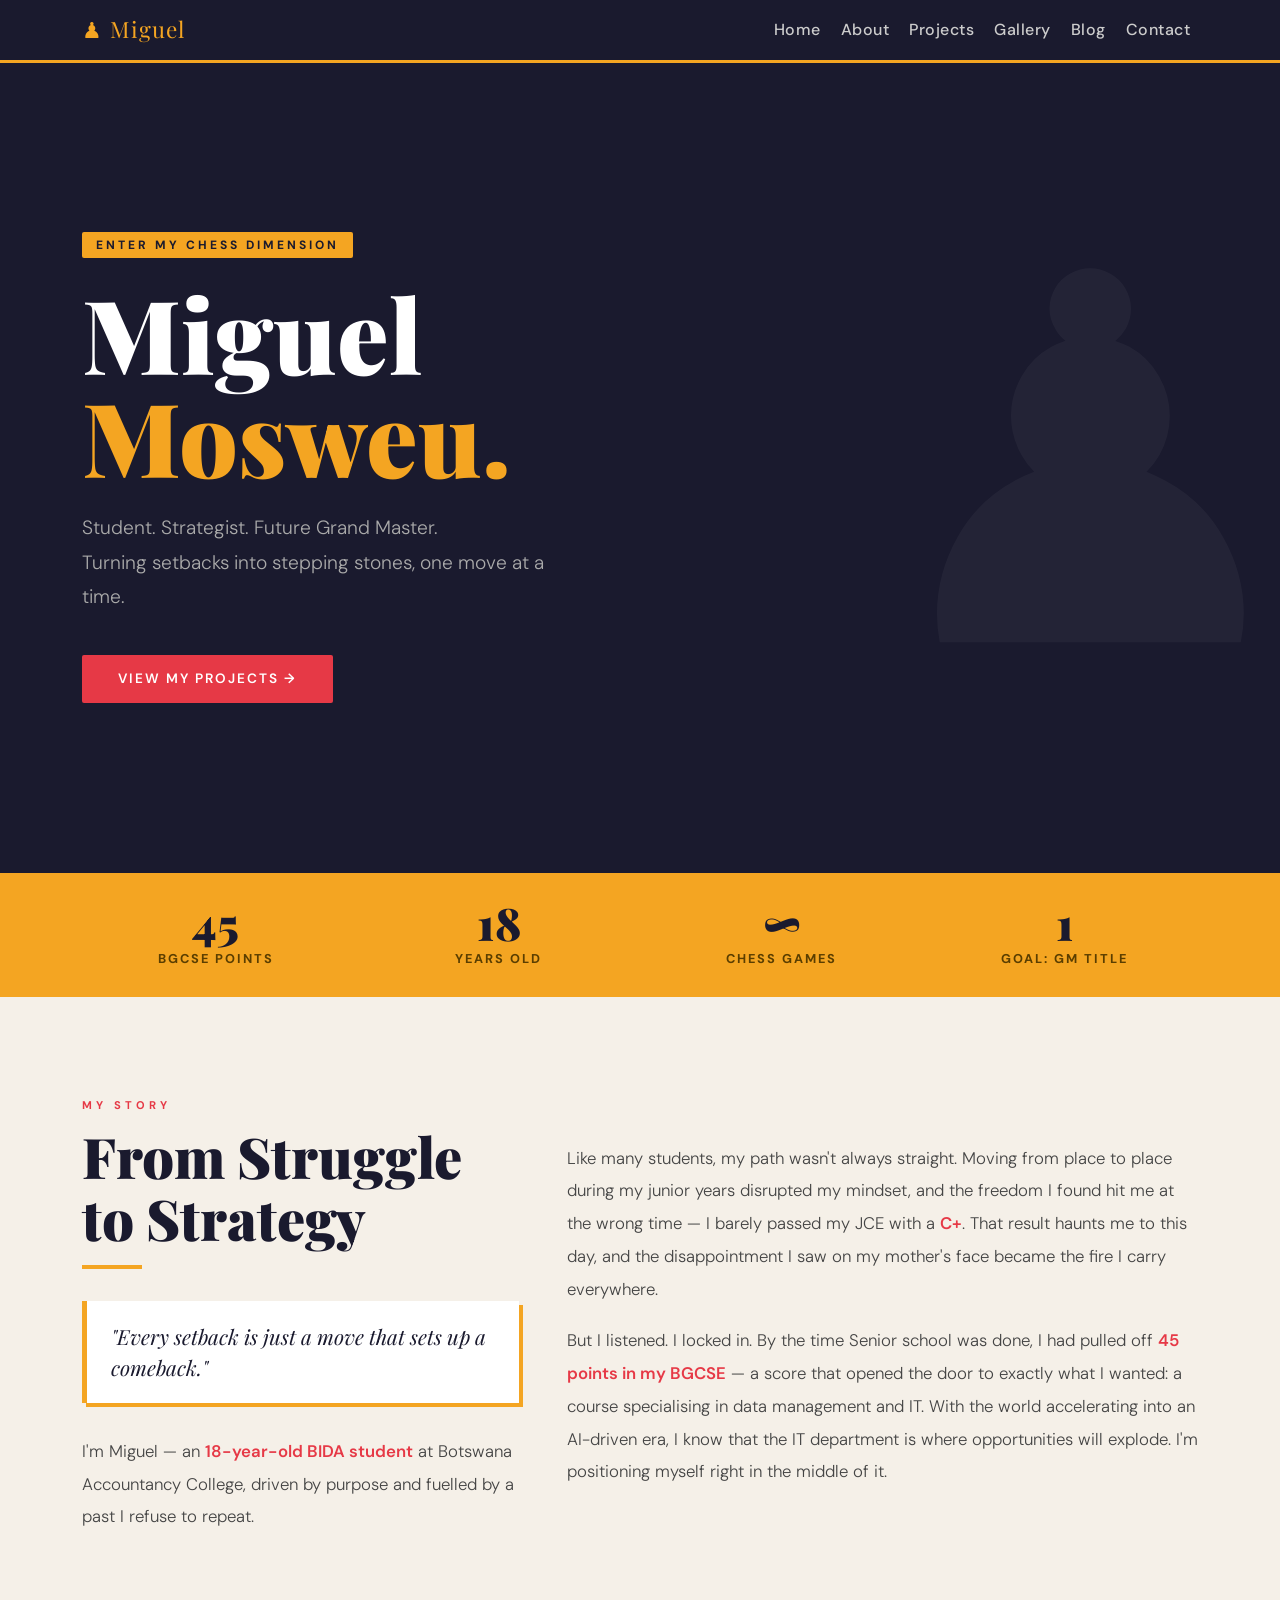
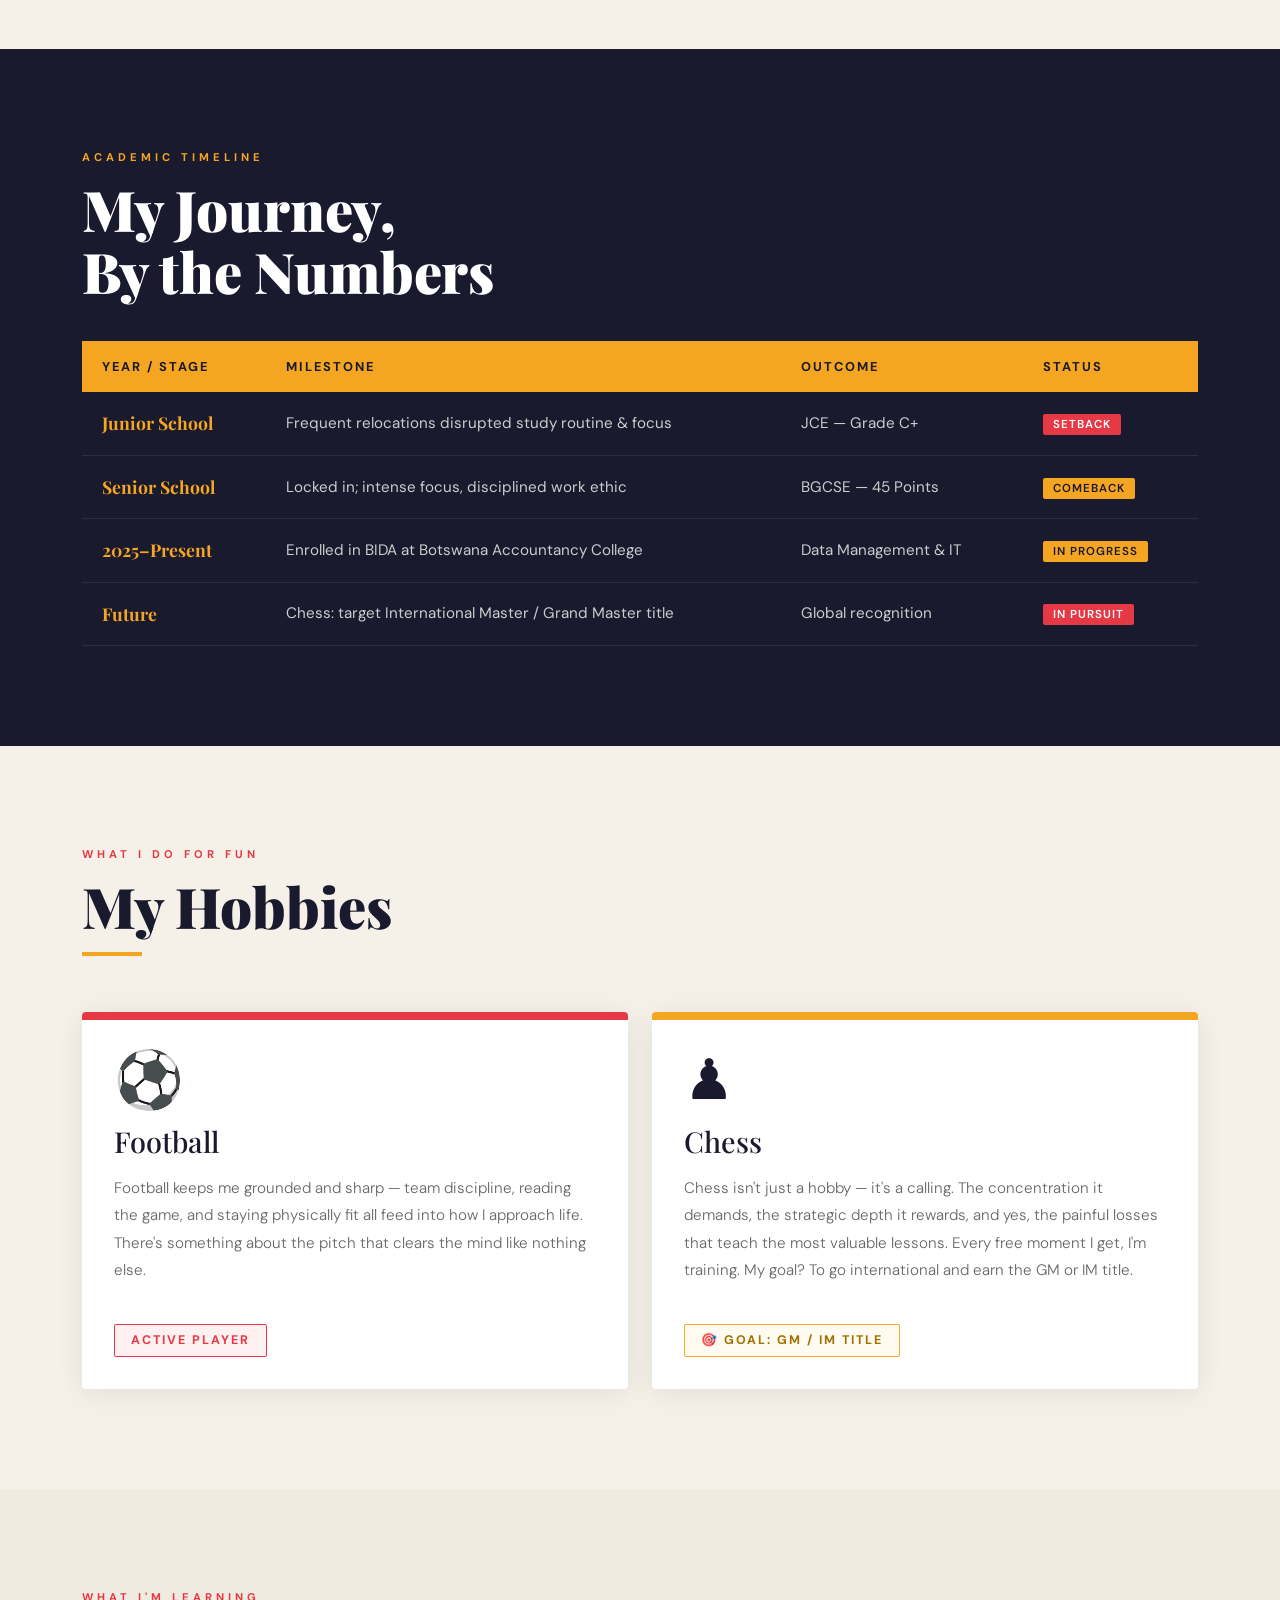
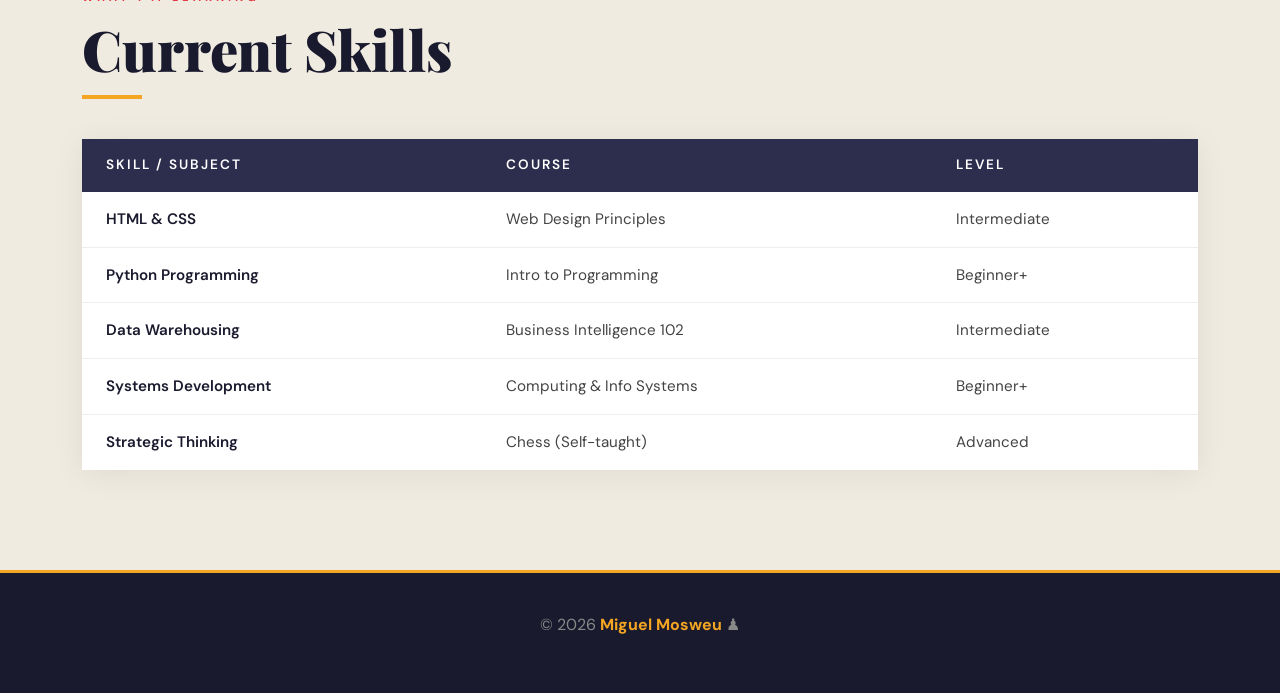
<file: index.html>
<!DOCTYPE html>
<html lang="en">
<head>
  <meta charset="UTF-8">
  <meta name="viewport" content="width=device-width, initial-scale=1.0">
  <title>Miguel Mosweu</title>
  <link href="https://cdn.jsdelivr.net/npm/bootstrap@5.3.3/dist/css/bootstrap.min.css" rel="stylesheet">
  <link href="https://fonts.googleapis.com/css2?family=Playfair+Display:wght@700;900&family=DM+Sans:wght@300;400;500&display=swap" rel="stylesheet">

  <style>
    :root {
      --cream: #f5f0e8;
      --dark: #1a1a2e;
      --red: #e63946;
      --gold: #f4a522;
      --mid: #2d2d4e;
    }

    * { margin: 0; padding: 0; box-sizing: border-box; }

    body {
      background: var(--cream);
      font-family: 'DM Sans', sans-serif;
      color: var(--dark);
      overflow-x: hidden;
    }

    /* ── NAVBAR ── */
    .navbar {
      background: var(--dark) !important;
      border-bottom: 3px solid var(--gold);
    }
    .navbar-brand {
      font-family: 'Playfair Display', serif;
      font-size: 1.4rem;
      color: var(--gold) !important;
      letter-spacing: 1px;
    }
    .nav-link {
      color: #ccc !important;
      font-weight: 500;
      letter-spacing: 0.5px;
      position: relative;
      transition: color 0.2s;
    }
    .nav-link::after {
      content: '';
      position: absolute;
      bottom: 0; left: 0;
      width: 0; height: 2px;
      background: var(--gold);
      transition: width 0.3s;
    }
    .nav-link:hover { color: var(--gold) !important; }
    .nav-link:hover::after { width: 100%; }

    /* ── HERO ── */
    .hero {
      background: var(--dark);
      color: white;
      min-height: 90vh;
      display: flex;
      align-items: center;
      position: relative;
      overflow: hidden;
    }
    .hero::before {
      content: '♟';
      position: absolute;
      right: -40px; top: 50%;
      transform: translateY(-50%);
      font-size: 40vw;
      opacity: 0.04;
      line-height: 1;
      pointer-events: none;
    }
    .hero-tag {
      display: inline-block;
      background: var(--gold);
      color: var(--dark);
      font-size: 0.75rem;
      font-weight: 700;
      text-transform: uppercase;
      letter-spacing: 3px;
      padding: 4px 14px;
      margin-bottom: 1.5rem;
      border-radius: 2px;
    }
    .hero h1 {
      font-family: 'Playfair Display', serif;
      font-size: clamp(3rem, 8vw, 7rem);
      font-weight: 900;
      line-height: 1;
      margin-bottom: 1.5rem;
    }
    .hero h1 span { color: var(--gold); }
    .hero p.lead {
      font-size: 1.2rem;
      color: #aaa;
      max-width: 500px;
      line-height: 1.8;
      margin-bottom: 2.5rem;
      font-weight: 300;
    }
    .btn-hero {
      background: var(--red);
      color: white;
      border: none;
      padding: 14px 36px;
      font-weight: 600;
      text-transform: uppercase;
      letter-spacing: 2px;
      font-size: 0.85rem;
      border-radius: 2px;
      text-decoration: none;
      transition: background 0.25s, transform 0.2s;
      display: inline-block;
    }
    .btn-hero:hover { background: #c1121f; transform: translateY(-2px); color: white; }

    /* ── STATS STRIP ── */
    .stats-strip {
      background: var(--gold);
      padding: 28px 0;
    }
    .stat-item { text-align: center; }
    .stat-number {
      font-family: 'Playfair Display', serif;
      font-size: 2.8rem;
      font-weight: 900;
      color: var(--dark);
      line-height: 1;
    }
    .stat-label {
      font-size: 0.8rem;
      font-weight: 700;
      text-transform: uppercase;
      letter-spacing: 2px;
      color: #5a3e00;
      margin-top: 4px;
    }

    /* ── SECTION LABELS ── */
    .section-label {
      font-size: 0.7rem;
      font-weight: 700;
      text-transform: uppercase;
      letter-spacing: 4px;
      color: var(--red);
      margin-bottom: 0.75rem;
    }
    .section-title {
      font-family: 'Playfair Display', serif;
      font-size: clamp(2rem, 5vw, 3.5rem);
      font-weight: 900;
      line-height: 1.1;
      color: var(--dark);
    }

    /* ── ABOUT SECTION ── */
    .about-section {
      padding: 100px 0;
    }
    .about-text {
      font-size: 1.05rem;
      line-height: 1.95;
      color: #444;
      font-weight: 300;
    }
    .about-text .highlight {
      color: var(--red);
      font-weight: 600;
    }
    .quote-block {
      border-left: 5px solid var(--gold);
      padding: 20px 24px;
      background: white;
      margin: 2rem 0;
      box-shadow: 4px 4px 0 var(--gold);
    }
    .quote-block p {
      font-family: 'Playfair Display', serif;
      font-size: 1.3rem;
      font-style: italic;
      color: var(--dark);
      margin: 0;
    }

    /* ── JOURNEY TABLE ── */
    .journey-section {
      background: var(--dark);
      padding: 100px 0;
      color: white;
    }
    .journey-section .section-title { color: white; }
    .journey-table {
      width: 100%;
      border-collapse: collapse;
      margin-top: 2.5rem;
    }
    .journey-table thead th {
      background: var(--gold);
      color: var(--dark);
      font-weight: 700;
      text-transform: uppercase;
      letter-spacing: 2px;
      font-size: 0.8rem;
      padding: 16px 20px;
      border: none;
    }
    .journey-table tbody tr {
      border-bottom: 1px solid rgba(255,255,255,0.08);
      transition: background 0.2s;
    }
    .journey-table tbody tr:hover {
      background: rgba(244, 165, 34, 0.08);
    }
    .journey-table td {
      padding: 18px 20px;
      color: #ccc;
      font-size: 0.95rem;
    }
    .journey-table td:first-child {
      font-family: 'Playfair Display', serif;
      font-size: 1.1rem;
      color: var(--gold);
      font-weight: 700;
      white-space: nowrap;
    }
    .badge-red {
      background: var(--red);
      color: white;
      font-size: 0.72rem;
      padding: 3px 10px;
      border-radius: 2px;
      font-weight: 600;
      letter-spacing: 1px;
      text-transform: uppercase;
    }
    .badge-gold {
      background: var(--gold);
      color: var(--dark);
      font-size: 0.72rem;
      padding: 3px 10px;
      border-radius: 2px;
      font-weight: 600;
      letter-spacing: 1px;
      text-transform: uppercase;
    }

    /* ── HOBBIES ── */
    .hobbies-section { padding: 100px 0; }
    .hobby-card {
      background: white;
      border-radius: 4px;
      overflow: hidden;
      box-shadow: 0 4px 30px rgba(0,0,0,0.08);
      transition: transform 0.3s, box-shadow 0.3s;
      height: 100%;
    }
    .hobby-card:hover {
      transform: translateY(-8px);
      box-shadow: 0 16px 50px rgba(0,0,0,0.14);
    }
    .hobby-card-top {
      height: 8px;
    }
    .hobby-card-top.football { background: var(--red); }
    .hobby-card-top.chess { background: var(--gold); }
    .hobby-card-body { padding: 32px; }
    .hobby-icon {
      font-size: 3.5rem;
      margin-bottom: 1rem;
      display: block;
      line-height: 1;
    }
    .hobby-card h3 {
      font-family: 'Playfair Display', serif;
      font-size: 1.8rem;
      margin-bottom: 1rem;
      color: var(--dark);
    }
    .hobby-card p {
      color: #666;
      font-size: 0.95rem;
      line-height: 1.8;
      font-weight: 300;
    }
    .hobby-goal {
      display: inline-block;
      margin-top: 1.5rem;
      font-size: 0.78rem;
      font-weight: 700;
      text-transform: uppercase;
      letter-spacing: 2px;
      padding: 6px 16px;
      border-radius: 2px;
    }
    .hobby-goal.red { background: #fff0f1; color: var(--red); border: 1px solid var(--red); }
    .hobby-goal.gold { background: #fffbf0; color: #a07000; border: 1px solid var(--gold); }

    /* ── SKILLS TABLE ── */
    .skills-section {
      background: #f0ebe0;
      padding: 100px 0;
    }
    .skills-table {
      width: 100%;
      border-collapse: collapse;
      margin-top: 2.5rem;
      background: white;
      box-shadow: 0 4px 30px rgba(0,0,0,0.07);
    }
    .skills-table th {
      background: var(--mid);
      color: white;
      padding: 16px 24px;
      font-weight: 600;
      font-size: 0.85rem;
      text-transform: uppercase;
      letter-spacing: 2px;
    }
    .skills-table td {
      padding: 16px 24px;
      border-bottom: 1px solid #eee;
      font-size: 0.95rem;
      color: #444;
    }
    .skills-table tr:last-child td { border-bottom: none; }
    .skills-table tr:hover td { background: #faf7f0; }
    .skills-table td:first-child {
      font-weight: 600;
      color: var(--dark);
    }
    .progress-bar-custom {
      height: 8px;
      background: #eee;
      border-radius: 4px;
      overflow: hidden;
      margin-top: 4px;
    }
    .progress-fill {
      height: 100%;
      background: linear-gradient(90deg, var(--gold), var(--red));
      border-radius: 4px;
    }

    /* ── FOOTER ── */
    footer {
      background: var(--dark);
      color: #888;
      text-align: center;
      padding: 40px 0;
      border-top: 3px solid var(--gold);
    }
    footer span { color: var(--gold); font-weight: 700; }

    /* ── ANIMATIONS ── */
    @keyframes fadeUp {
      from { opacity: 0; transform: translateY(30px); }
      to   { opacity: 1; transform: translateY(0); }
    }
    .hero > .container { animation: fadeUp 0.9s ease both; }
    .stats-strip .stat-item { animation: fadeUp 0.7s ease both; }
    .stats-strip .stat-item:nth-child(2) { animation-delay: 0.1s; }
    .stats-strip .stat-item:nth-child(3) { animation-delay: 0.2s; }
    .stats-strip .stat-item:nth-child(4) { animation-delay: 0.3s; }

    /* Divider */
    .divider {
      width: 60px; height: 4px;
      background: var(--gold);
      margin-top: 16px; margin-bottom: 32px;
    }
  </style>
</head>
<body>

<!-- NAVBAR -->
<nav class="navbar navbar-expand-lg navbar-dark">
  <div class="container">
    <a class="navbar-brand" href="index.html">♟ Miguel</a>
    <button class="navbar-toggler" type="button" data-bs-toggle="collapse" data-bs-target="#menu">
      <span class="navbar-toggler-icon"></span>
    </button>
    <div class="collapse navbar-collapse" id="menu">
      <ul class="navbar-nav ms-auto gap-1">
        <li class="nav-item"><a class="nav-link" href="index.html">Home</a></li>
        <li class="nav-item"><a class="nav-link" href="about.html">About</a></li>
        <li class="nav-item"><a class="nav-link" href="project.html">Projects</a></li>
        <li class="nav-item"><a class="nav-link" href="gallery.html">Gallery</a></li>
        <li class="nav-item"><a class="nav-link" href="blog.html">Blog</a></li>
        <li class="nav-item"><a class="nav-link" href="contact.html">Contact</a></li>
      </ul>
    </div>
  </div>
</nav>

<!-- HERO -->
<section class="hero">
  <div class="container">
    <div class="row align-items-center">
      <div class="col-lg-9">
        <div class="hero-tag">Enter my chess dimension</div>
        <h1>Miguel<br><span>Mosweu.</span></h1>
        <p class="lead">Student. Strategist. Future Grand Master.<br>Turning setbacks into stepping stones, one move at a time.</p>
        <a href="project.html" class="btn-hero">View My Projects →</a>
      </div>
    </div>
  </div>
</section>

<!-- STATS STRIP -->
<div class="stats-strip">
  <div class="container">
    <div class="row g-3 justify-content-center">
      <div class="col-6 col-md-3 stat-item">
        <div class="stat-number">45</div>
        <div class="stat-label">BGCSE Points</div>
      </div>
      <div class="col-6 col-md-3 stat-item">
        <div class="stat-number">18</div>
        <div class="stat-label">Years Old</div>
      </div>
      <div class="col-6 col-md-3 stat-item">
        <div class="stat-number">∞</div>
        <div class="stat-label">Chess Games</div>
      </div>
      <div class="col-6 col-md-3 stat-item">
        <div class="stat-number">1</div>
        <div class="stat-label">Goal: GM Title</div>
      </div>
    </div>
  </div>
</div>

<!-- ABOUT SECTION -->
<section class="about-section">
  <div class="container">
    <div class="row g-5 align-items-center">
      <div class="col-lg-5">
        <div class="section-label">My Story</div>
        <h2 class="section-title">From Struggle<br>to Strategy</h2>
        <div class="divider"></div>

        <div class="quote-block">
          <p>"Every setback is just a move that sets up a comeback."</p>
        </div>

        <p class="about-text" style="margin-top:1rem;">
          I'm Miguel — an <span class="highlight">18-year-old BIDA student</span> at Botswana Accountancy College, driven by purpose and fuelled by a past I refuse to repeat.
        </p>
      </div>

      <div class="col-lg-7">
        <p class="about-text">
          Like many students, my path wasn't always straight. Moving from place to place during my junior years disrupted my mindset, and the freedom I found hit me at the wrong time — I barely passed my JCE with a <span class="highlight">C+</span>. That result haunts me to this day, and the disappointment I saw on my mother's face became the fire I carry everywhere.
        </p>
        <p class="about-text" style="margin-top:1.2rem;">
          But I listened. I locked in. By the time Senior school was done, I had pulled off <span class="highlight">45 points in my BGCSE</span> — a score that opened the door to exactly what I wanted: a course specialising in data management and IT. With the world accelerating into an AI-driven era, I know that the IT department is where opportunities will explode. I'm positioning myself right in the middle of it.
        </p>
      </div>
    </div>
  </div>
</section>

<!-- JOURNEY TABLE -->
<section class="journey-section">
  <div class="container">
    <div class="section-label" style="color: var(--gold);">Academic Timeline</div>
    <h2 class="section-title">My Journey,<br>By the Numbers</h2>

    <table class="journey-table">
      <thead>
        <tr>
          <th>Year / Stage</th>
          <th>Milestone</th>
          <th>Outcome</th>
          <th>Status</th>
        </tr>
      </thead>
      <tbody>
        <tr>
          <td>Junior School</td>
          <td>Frequent relocations disrupted study routine & focus</td>
          <td>JCE — Grade C+</td>
          <td><span class="badge-red">Setback</span></td>
        </tr>
        <tr>
          <td>Senior School</td>
          <td>Locked in; intense focus, disciplined work ethic</td>
          <td>BGCSE — 45 Points</td>
          <td><span class="badge-gold">Comeback</span></td>
        </tr>
        <tr>
          <td>2025–Present</td>
          <td>Enrolled in BIDA at Botswana Accountancy College</td>
          <td>Data Management & IT</td>
          <td><span class="badge-gold">In Progress</span></td>
        </tr>
        <tr>
          <td>Future</td>
          <td>Chess: target International Master / Grand Master title</td>
          <td>Global recognition</td>
          <td><span class="badge-red">In Pursuit</span></td>
        </tr>
      </tbody>
    </table>
  </div>
</section>

<!-- HOBBIES -->
<section class="hobbies-section">
  <div class="container">
    <div class="section-label">What I Do For Fun</div>
    <h2 class="section-title">My Hobbies</h2>
    <div class="divider"></div>

    <div class="row g-4 mt-1">
      <div class="col-md-6">
        <div class="hobby-card">
          <div class="hobby-card-top football"></div>
          <div class="hobby-card-body">
            <span class="hobby-icon">⚽</span>
            <h3>Football</h3>
            <p>Football keeps me grounded and sharp — team discipline, reading the game, and staying physically fit all feed into how I approach life. There's something about the pitch that clears the mind like nothing else.</p>
            <span class="hobby-goal red">Active Player</span>
          </div>
        </div>
      </div>

      <div class="col-md-6">
        <div class="hobby-card">
          <div class="hobby-card-top chess"></div>
          <div class="hobby-card-body">
            <span class="hobby-icon">♟</span>
            <h3>Chess</h3>
            <p>Chess isn't just a hobby — it's a calling. The concentration it demands, the strategic depth it rewards, and yes, the painful losses that teach the most valuable lessons. Every free moment I get, I'm training. My goal? To go international and earn the GM or IM title.</p>
            <span class="hobby-goal gold">🎯 Goal: GM / IM Title</span>
          </div>
        </div>
      </div>
    </div>
  </div>
</section>

<!-- SKILLS TABLE -->
<section class="skills-section">
  <div class="container">
    <div class="section-label">What I'm Learning</div>
    <h2 class="section-title">Current Skills</h2>
    <div class="divider"></div>

    <table class="skills-table">
      <thead>
        <tr>
          <th>Skill / Subject</th>
          <th>Course</th>
          <th>Level</th>
        </tr>
      </thead>
      <tbody>
        <tr>
          <td>HTML & CSS</td>
          <td>Web Design Principles</td>
          <td>Intermediate</td>
        </tr>
        <tr>
          <td>Python Programming</td>
          <td>Intro to Programming</td>
          <td>Beginner+</td>
        </tr>
        <tr>
          <td>Data Warehousing</td>
          <td>Business Intelligence 102</td>
          <td>Intermediate</td>
        </tr>
        <tr>
          <td>Systems Development</td>
          <td>Computing & Info Systems</td>
          <td>Beginner+</td>
        </tr>
        <tr>
          <td>Strategic Thinking</td>
          <td>Chess (Self-taught)</td>
          <td>Advanced</td>
        </tr>
      </tbody>
    </table>
  </div>
</section>

<!-- FOOTER -->
<footer>
  <p>&copy; 2026 <span>Miguel Mosweu</span> ♟</p>
</footer>

<script src="https://cdn.jsdelivr.net/npm/bootstrap@5.3.3/dist/js/bootstrap.bundle.min.js"></script>
</body>
</html>
</file>
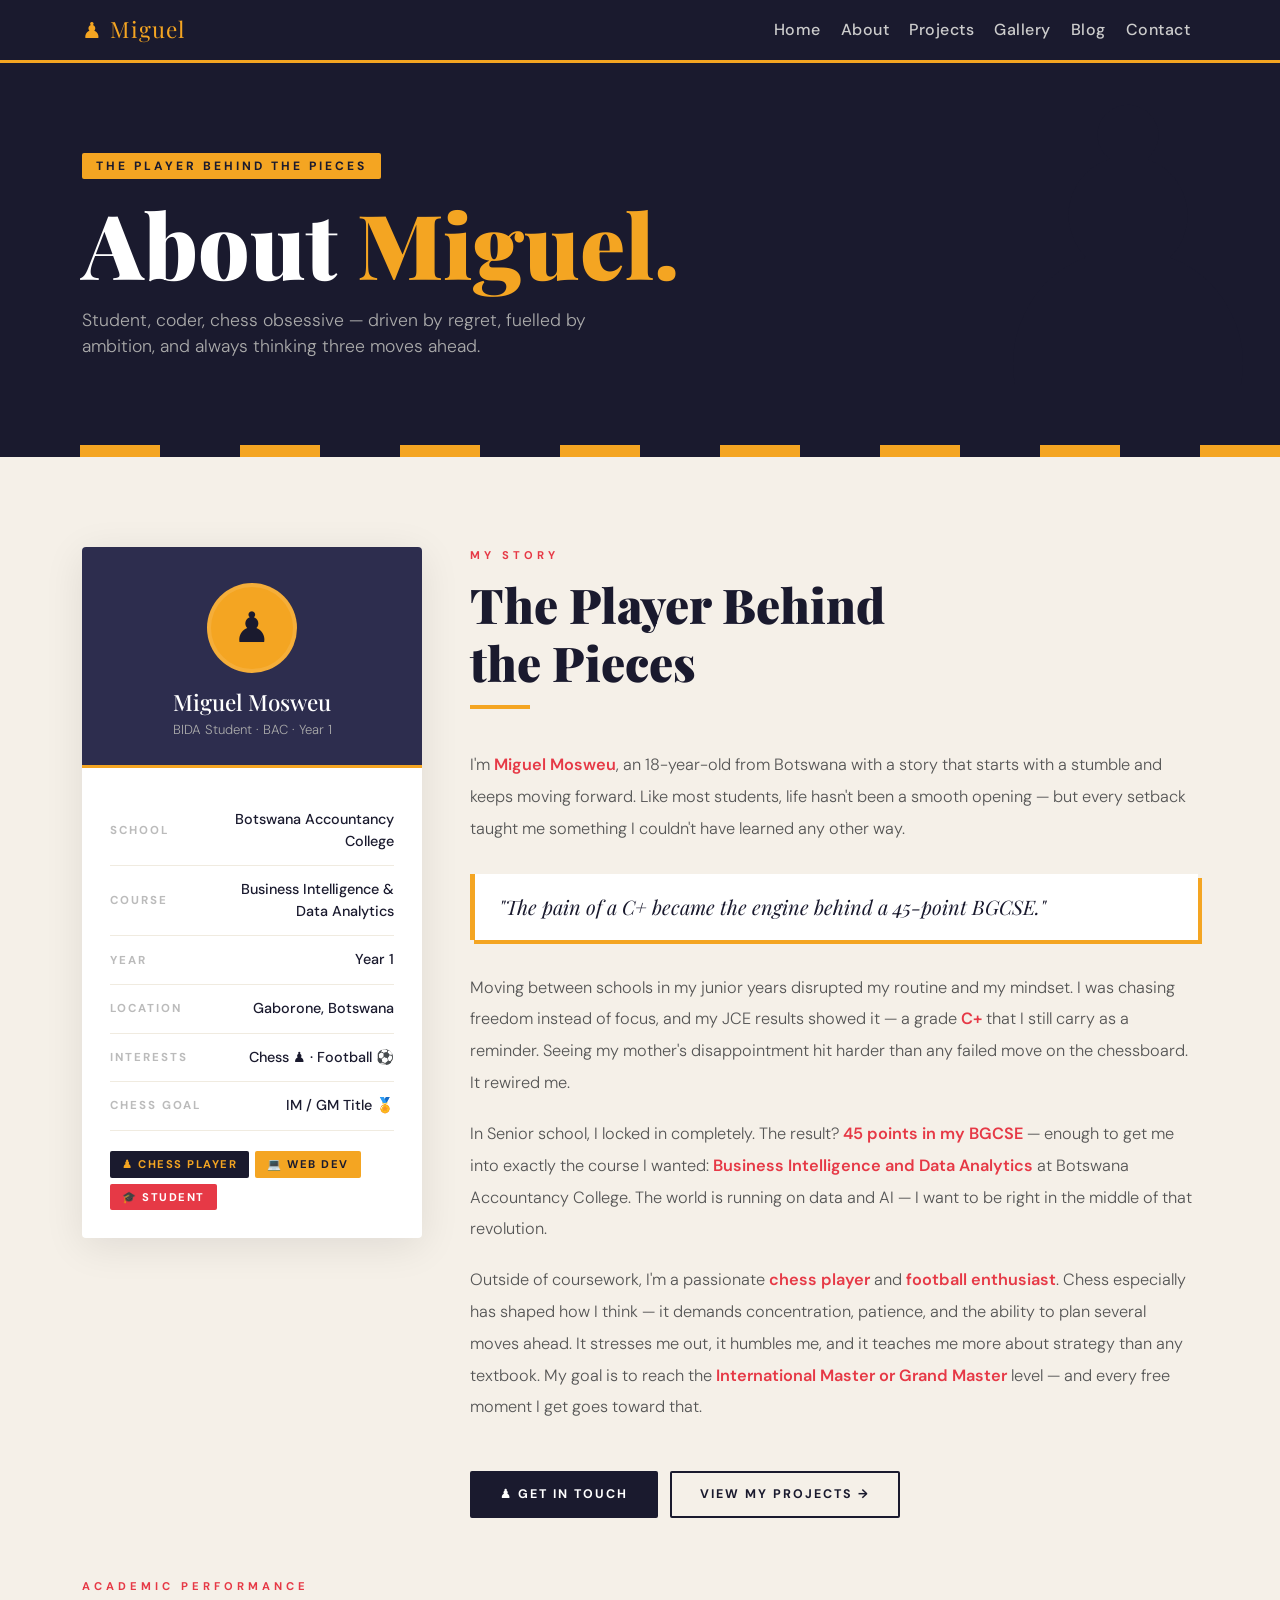
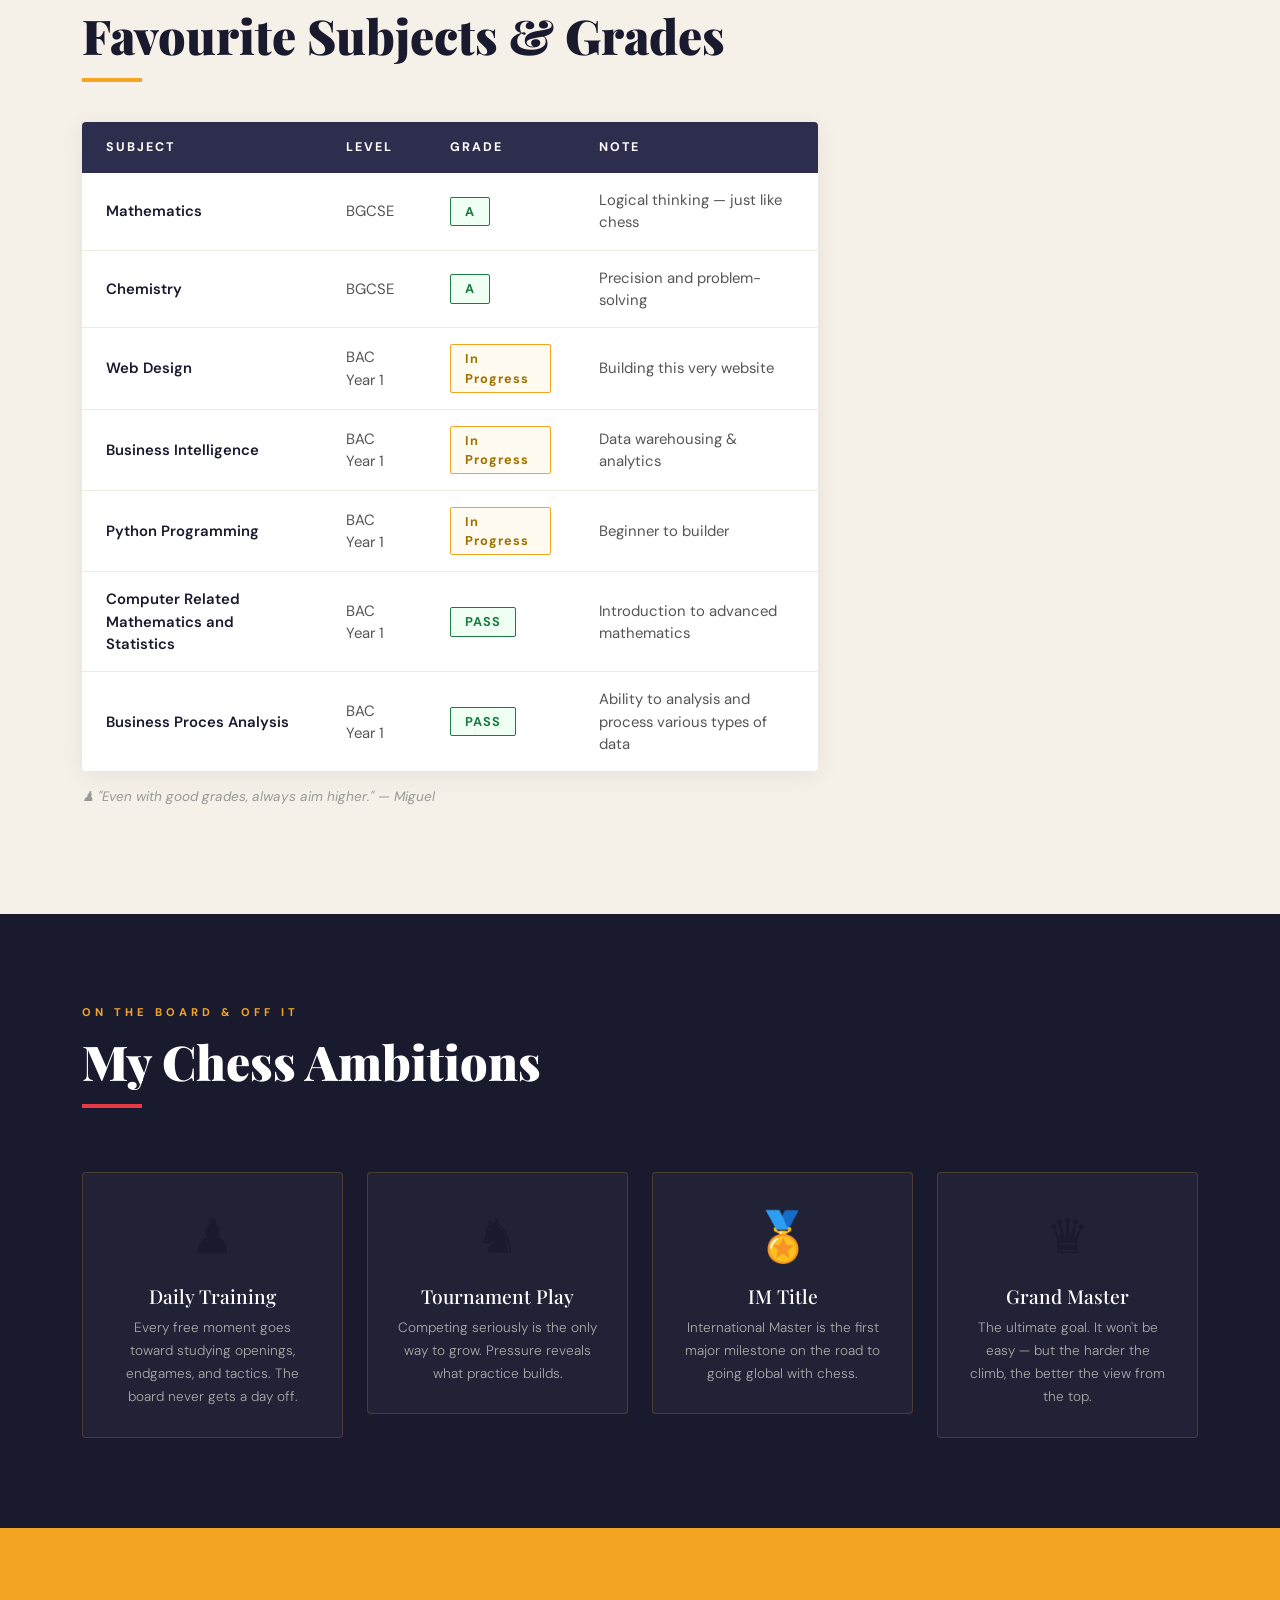
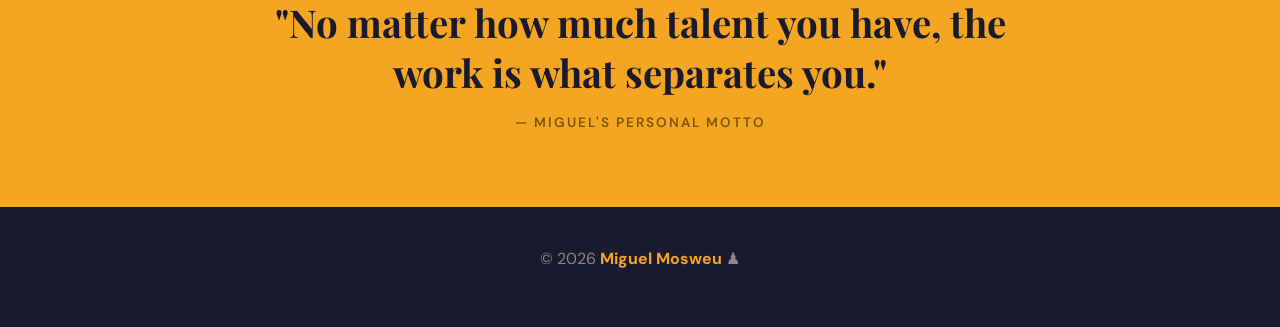
<file: about.html>
<!DOCTYPE html>
<html lang="en">
<head>
  <meta charset="UTF-8">
  <meta name="viewport" content="width=device-width, initial-scale=1.0">
  <title>About — Miguel Mosweu</title>
  <link href="https://cdn.jsdelivr.net/npm/bootstrap@5.3.3/dist/css/bootstrap.min.css" rel="stylesheet">
  <link href="https://fonts.googleapis.com/css2?family=Playfair+Display:wght@700;900&family=DM+Sans:wght@300;400;500&display=swap" rel="stylesheet">

  <style>
    :root {
      --cream: #f5f0e8;
      --dark: #1a1a2e;
      --red: #e63946;
      --gold: #f4a522;
      --mid: #2d2d4e;
    }

    * { margin: 0; padding: 0; box-sizing: border-box; }

    body {
      background: var(--cream);
      font-family: 'DM Sans', sans-serif;
      color: var(--dark);
      overflow-x: hidden;
    }

    /* ── NAVBAR ── */
    .navbar {
      background: var(--dark) !important;
      border-bottom: 3px solid var(--gold);
    }
    .navbar-brand {
      font-family: 'Playfair Display', serif;
      font-size: 1.4rem;
      color: var(--gold) !important;
      letter-spacing: 1px;
    }
    .nav-link {
      color: #ccc !important;
      font-weight: 500;
      letter-spacing: 0.5px;
      position: relative;
      transition: color 0.2s;
    }
    .nav-link::after {
      content: '';
      position: absolute;
      bottom: 0; left: 0;
      width: 0; height: 2px;
      background: var(--gold);
      transition: width 0.3s;
    }
    .nav-link:hover { color: var(--gold) !important; }
    .nav-link:hover::after { width: 100%; }

    /* ── PAGE HERO ── */
    .page-hero {
      background: var(--dark);
      padding: 90px 0 70px;
      position: relative;
      overflow: hidden;
    }
    .page-hero::before {
      content: '♟';
      position: absolute;
      right: -20px; top: 50%;
      transform: translateY(-50%);
      font-size: 30vw;
      opacity: 0.04;
      pointer-events: none;
      line-height: 1;
    }
    .hero-tag {
      display: inline-block;
      background: var(--gold);
      color: var(--dark);
      font-size: 0.75rem;
      font-weight: 700;
      text-transform: uppercase;
      letter-spacing: 3px;
      padding: 4px 14px;
      margin-bottom: 1.2rem;
      border-radius: 2px;
    }
    .page-hero h1 {
      font-family: 'Playfair Display', serif;
      font-size: clamp(2.8rem, 7vw, 6rem);
      font-weight: 900;
      color: white;
      line-height: 1;
    }
    .page-hero h1 span { color: var(--gold); }
    .page-hero p.lead {
      color: #aaa;
      font-size: 1.1rem;
      font-weight: 300;
      margin-top: 1.2rem;
      max-width: 520px;
    }

    /* ── SHARED ── */
    .section-label {
      font-size: 0.7rem;
      font-weight: 700;
      text-transform: uppercase;
      letter-spacing: 4px;
      color: var(--red);
      margin-bottom: 0.75rem;
    }
    .section-title {
      font-family: 'Playfair Display', serif;
      font-size: clamp(2rem, 4vw, 3rem);
      font-weight: 900;
      color: var(--dark);
    }
    .divider {
      width: 60px; height: 4px;
      background: var(--gold);
      margin-top: 14px; margin-bottom: 40px;
    }

    /* ── PROFILE SECTION ── */
    .profile-section { padding: 90px 0 60px; }

    .profile-card {
      background: white;
      border-radius: 4px;
      box-shadow: 0 8px 40px rgba(0,0,0,0.09);
      overflow: hidden;
      position: sticky;
      top: 20px;
    }
    .profile-card-top {
      background: var(--mid);
      padding: 36px 28px 28px;
      text-align: center;
      position: relative;
    }
    .profile-card-top::after {
      content: '';
      position: absolute;
      bottom: 0; left: 0; right: 0;
      height: 3px;
      background: var(--gold);
    }
    .avatar {
      width: 90px; height: 90px;
      background: var(--gold);
      border-radius: 50%;
      display: flex;
      align-items: center;
      justify-content: center;
      font-size: 2.6rem;
      margin: 0 auto 16px;
      border: 4px solid rgba(255,255,255,0.1);
    }
    .profile-card-top h3 {
      font-family: 'Playfair Display', serif;
      font-size: 1.4rem;
      color: white;
      margin-bottom: 4px;
    }
    .profile-card-top p {
      font-size: 0.82rem;
      color: #aaa;
      font-weight: 300;
      margin: 0;
    }
    .profile-card-body { padding: 28px; }

    .info-row {
      display: flex;
      justify-content: space-between;
      align-items: center;
      padding: 13px 0;
      border-bottom: 1px solid #f0ebe0;
      gap: 12px;
    }
    .info-row:last-child { border-bottom: none; }
    .info-key {
      font-size: 0.72rem;
      font-weight: 700;
      text-transform: uppercase;
      letter-spacing: 2px;
      color: #bbb;
      min-width: 90px;
    }
    .info-val {
      font-size: 0.9rem;
      color: var(--dark);
      font-weight: 500;
      text-align: right;
    }

    .role-tags {
      display: flex;
      flex-wrap: wrap;
      gap: 6px;
      margin-top: 20px;
    }
    .role-tag {
      font-size: 0.7rem;
      font-weight: 700;
      text-transform: uppercase;
      letter-spacing: 1.5px;
      padding: 5px 12px;
      border-radius: 2px;
    }
    .role-tag.dark { background: var(--dark); color: var(--gold); }
    .role-tag.gold { background: var(--gold); color: var(--dark); }
    .role-tag.red  { background: var(--red);  color: white; }

    /* ── STORY SECTION ── */
    .about-text {
      font-size: 1.02rem;
      line-height: 1.95;
      color: #555;
      font-weight: 300;
    }
    .about-text .highlight {
      color: var(--red);
      font-weight: 600;
    }
    .quote-block {
      border-left: 5px solid var(--gold);
      padding: 18px 24px;
      background: white;
      margin: 2rem 0;
      box-shadow: 4px 4px 0 var(--gold);
    }
    .quote-block p {
      font-family: 'Playfair Display', serif;
      font-size: 1.25rem;
      font-style: italic;
      color: var(--dark);
      margin: 0;
    }

    /* ── GRADES TABLE ── */
    .grades-section { padding: 0 0 90px; }

    .grades-table {
      width: 100%;
      border-collapse: collapse;
      background: white;
      box-shadow: 0 4px 24px rgba(0,0,0,0.07);
      border-radius: 4px;
      overflow: hidden;
    }
    .grades-table thead th {
      background: var(--mid);
      color: white;
      padding: 16px 24px;
      font-weight: 700;
      text-transform: uppercase;
      letter-spacing: 2px;
      font-size: 0.78rem;
    }
    .grades-table tbody tr {
      border-bottom: 1px solid #f0ebe0;
      transition: background 0.2s;
    }
    .grades-table tbody tr:hover { background: #faf7f0; }
    .grades-table tbody tr:last-child { border-bottom: none; }
    .grades-table td {
      padding: 16px 24px;
      font-size: 0.93rem;
      color: #555;
    }
    .grades-table td:first-child {
      font-weight: 600;
      color: var(--dark);
    }
    .grade-badge {
      display: inline-block;
      font-size: 0.8rem;
      font-weight: 700;
      padding: 4px 14px;
      border-radius: 2px;
      letter-spacing: 1px;
    }
    .grade-a { background: #f0fff4; color: #1a7a40; border: 1px solid #1a7a40; }
    .grade-b { background: #fffbf0; color: #a07000; border: 1px solid var(--gold); }

    /* ── CHESS SECTION ── */
    .chess-section {
      background: var(--dark);
      padding: 90px 0;
    }
    .chess-section .section-label { color: var(--gold); }
    .chess-section .section-title { color: white; }
    .chess-section .divider { background: var(--red); }

    .chess-goal-card {
      background: rgba(255,255,255,0.04);
      border: 1px solid rgba(244,165,34,0.2);
      border-radius: 4px;
      padding: 28px;
      text-align: center;
      transition: background 0.25s, border-color 0.25s;
    }
    .chess-goal-card:hover {
      background: rgba(244,165,34,0.07);
      border-color: var(--gold);
    }
    .chess-goal-card .goal-piece {
      font-size: 3rem;
      display: block;
      margin-bottom: 12px;
    }
    .chess-goal-card h4 {
      font-family: 'Playfair Display', serif;
      font-size: 1.2rem;
      color: white;
      margin-bottom: 8px;
    }
    .chess-goal-card p {
      font-size: 0.85rem;
      color: #aaa;
      font-weight: 300;
      line-height: 1.7;
      margin: 0;
    }

    /* ── CHESS BOARD DIVIDER ── */
    .board-divider {
      display: flex;
      height: 12px;
      overflow: hidden;
    }
    .board-divider span { flex: 1; height: 100%; }
    .board-divider span:nth-child(odd)  { background: var(--dark); }
    .board-divider span:nth-child(even) { background: var(--gold); }

    /* ── QUOTE ── */
    .quote-section {
      background: var(--gold);
      padding: 70px 0;
      text-align: center;
    }
    .quote-section blockquote {
      font-family: 'Playfair Display', serif;
      font-size: clamp(1.5rem, 3.5vw, 2.4rem);
      font-weight: 700;
      color: var(--dark);
      max-width: 750px;
      margin: 0 auto;
      line-height: 1.3;
    }
    .quote-section cite {
      display: block;
      margin-top: 1rem;
      font-family: 'DM Sans', sans-serif;
      font-size: 0.85rem;
      font-weight: 600;
      text-transform: uppercase;
      letter-spacing: 2px;
      color: #7a5500;
      font-style: normal;
    }

    /* ── FOOTER ── */
    footer {
      background: var(--dark);
      color: #888;
      text-align: center;
      padding: 40px 0;
      border-top: 3px solid var(--gold);
    }
    footer span { color: var(--gold); font-weight: 700; }

    /* ── ANIMATION ── */
    @keyframes fadeUp {
      from { opacity: 0; transform: translateY(30px); }
      to   { opacity: 1; transform: translateY(0); }
    }
    .page-hero .container { animation: fadeUp 0.9s ease both; }

    /* CTA button */
    .btn-cta {
      display: inline-block;
      background: var(--dark);
      color: white;
      font-size: 0.78rem;
      font-weight: 700;
      text-transform: uppercase;
      letter-spacing: 2px;
      padding: 12px 28px;
      border-radius: 2px;
      text-decoration: none;
      border: 2px solid var(--dark);
      transition: background 0.25s, color 0.25s, transform 0.2s;
      margin-top: 8px;
      margin-right: 8px;
    }
    .btn-cta:hover {
      background: var(--gold);
      border-color: var(--gold);
      color: var(--dark);
      transform: translateY(-2px);
    }
    .btn-cta.outline {
      background: transparent;
      color: var(--dark);
      border-color: var(--dark);
    }
    .btn-cta.outline:hover {
      background: var(--dark);
      color: white;
    }
  </style>
</head>
<body>

<!-- NAVBAR -->
<nav class="navbar navbar-expand-lg navbar-dark">
  <div class="container">
    <a class="navbar-brand" href="index.html">♟ Miguel</a>
    <button class="navbar-toggler" type="button" data-bs-toggle="collapse" data-bs-target="#menu">
      <span class="navbar-toggler-icon"></span>
    </button>
    <div class="collapse navbar-collapse" id="menu">
      <ul class="navbar-nav ms-auto gap-1">
        <li class="nav-item"><a class="nav-link" href="index.html">Home</a></li>
        <li class="nav-item"><a class="nav-link active" href="about.html">About</a></li>
        <li class="nav-item"><a class="nav-link" href="project.html">Projects</a></li>
        <li class="nav-item"><a class="nav-link" href="gallery.html">Gallery</a></li>
        <li class="nav-item"><a class="nav-link" href="blog.html">Blog</a></li>
        <li class="nav-item"><a class="nav-link" href="contact.html">Contact</a></li>
      </ul>
    </div>
  </div>
</nav>

<!-- PAGE HERO -->
<section class="page-hero">
  <div class="container">
    <div class="hero-tag">The Player Behind the Pieces</div>
    <h1>About <span>Miguel.</span></h1>
    <p class="lead">Student, coder, chess obsessive — driven by regret, fuelled by ambition, and always thinking three moves ahead.</p>
  </div>
</section>

<!-- CHESS BOARD DIVIDER -->
<div class="board-divider">
  <span></span><span></span><span></span><span></span>
  <span></span><span></span><span></span><span></span>
  <span></span><span></span><span></span><span></span>
  <span></span><span></span><span></span><span></span>
</div>

<!-- PROFILE + STORY -->
<section class="profile-section">
  <div class="container">
    <div class="row g-5">

      <!-- LEFT: Profile Card -->
      <div class="col-lg-4">
        <div class="profile-card">
          <div class="profile-card-top">
            <div class="avatar">♟</div>
            <h3>Miguel Mosweu</h3>
            <p>BIDA Student · BAC · Year 1</p>
          </div>
          <div class="profile-card-body">
            <div class="info-row">
              <span class="info-key">School</span>
              <span class="info-val">Botswana Accountancy College</span>
            </div>
            <div class="info-row">
              <span class="info-key">Course</span>
              <span class="info-val">Business Intelligence & Data Analytics</span>
            </div>
            <div class="info-row">
              <span class="info-key">Year</span>
              <span class="info-val">Year 1</span>
            </div>
            <div class="info-row">
              <span class="info-key">Location</span>
              <span class="info-val">Gaborone, Botswana</span>
            </div>
            <div class="info-row">
              <span class="info-key">Interests</span>
              <span class="info-val">Chess ♟ · Football ⚽</span>
            </div>
            <div class="info-row">
              <span class="info-key">Chess Goal</span>
              <span class="info-val">IM / GM Title 🏅</span>
            </div>

            <div class="role-tags">
              <span class="role-tag dark">♟ Chess Player</span>
              <span class="role-tag gold">💻 Web Dev</span>
              <span class="role-tag red">🎓 Student</span>
            </div>
          </div>
        </div>
      </div>

      <!-- RIGHT: Story -->
      <div class="col-lg-8">
        <div class="section-label">My Story</div>
        <h2 class="section-title">The Player Behind<br>the Pieces</h2>
        <div class="divider"></div>

        <p class="about-text">
          I'm <span class="highlight">Miguel Mosweu</span>, an 18-year-old from Botswana with a story that starts with a stumble and keeps moving forward. Like most students, life hasn't been a smooth opening — but every setback taught me something I couldn't have learned any other way.
        </p>

        <div class="quote-block" style="margin-top: 1.8rem;">
          <p>"The pain of a C+ became the engine behind a 45-point BGCSE."</p>
        </div>

        <p class="about-text" style="margin-top: 1.4rem;">
          Moving between schools in my junior years disrupted my routine and my mindset. I was chasing freedom instead of focus, and my JCE results showed it — a grade <span class="highlight">C+</span> that I still carry as a reminder. Seeing my mother's disappointment hit harder than any failed move on the chessboard. It rewired me.
        </p>

        <p class="about-text" style="margin-top: 1.2rem;">
          In Senior school, I locked in completely. The result? <span class="highlight">45 points in my BGCSE</span> — enough to get me into exactly the course I wanted: <span class="highlight">Business Intelligence and Data Analytics</span> at Botswana Accountancy College. The world is running on data and AI — I want to be right in the middle of that revolution.
        </p>

        <p class="about-text" style="margin-top: 1.2rem;">
          Outside of coursework, I'm a passionate <span class="highlight">chess player</span> and <span class="highlight">football enthusiast</span>. Chess especially has shaped how I think — it demands concentration, patience, and the ability to plan several moves ahead. It stresses me out, it humbles me, and it teaches me more about strategy than any textbook. My goal is to reach the <span class="highlight">International Master or Grand Master</span> level — and every free moment I get goes toward that.
        </p>

        <div style="margin-top: 2.5rem;">
          <a href="contact.html" class="btn-cta">♟ Get in Touch</a>
          <a href="project.html" class="btn-cta outline">View My Projects →</a>
        </div>
      </div>

    </div>
  </div>
</section>

<!-- GRADES TABLE -->
<section class="grades-section">
  <div class="container">
    <div class="section-label">Academic Performance</div>
    <h2 class="section-title">Favourite Subjects & Grades</h2>
    <div class="divider"></div>

    <div class="row">
      <div class="col-lg-8">
        <table class="grades-table">
          <thead>
            <tr>
              <th>Subject</th>
              <th>Level</th>
              <th>Grade</th>
              <th>Note</th>
            </tr>
          </thead>
          <tbody>
            <tr>
              <td>Mathematics</td>
              <td>BGCSE</td>
              <td><span class="grade-badge grade-a">A</span></td>
              <td>Logical thinking — just like chess</td>
            </tr>
            <tr>
              <td>Chemistry</td>
              <td>BGCSE</td>
              <td><span class="grade-badge grade-a">A</span></td>
              <td>Precision and problem-solving</td>
            </tr>
            <tr>
              <td>Web Design</td>
              <td>BAC Year 1</td>
              <td><span class="grade-badge grade-b">In Progress</span></td>
              <td>Building this very website</td>
            </tr>
            <tr>
              <td>Business Intelligence</td>
              <td>BAC Year 1</td>
              <td><span class="grade-badge grade-b">In Progress</span></td>
              <td>Data warehousing & analytics</td>
            </tr>
            <tr>
              <td>Python Programming</td>
              <td>BAC Year 1</td>
              <td><span class="grade-badge grade-b">In Progress</span></td>
              <td>Beginner to builder</td>
            </tr>
                <tr>
              <td>Computer Related Mathematics and Statistics</td>
              <td>BAC Year 1</td>
              <td><span class="grade-badge grade-a">PASS</span></td>
              <td>Introduction to advanced mathematics</td>
            </tr>
                <tr>
              <td>Business Proces Analysis</td>
              <td>BAC Year 1</td>
              <td><span class="grade-badge grade-a">PASS</span></td>
              <td>Ability to analysis and process various types of data</td>
            </tr>
          </tbody>
        </table>
        <p style="margin-top: 16px; font-size: 0.85rem; color: #999; font-style: italic;">
          ♟ "Even with good grades, always aim higher." — Miguel
        </p>
      </div>
    </div>
  </div>
</section>

<!-- CHESS GOALS -->
<section class="chess-section">
  <div class="container">
    <div class="section-label">On the Board & Off It</div>
    <h2 class="section-title">My Chess Ambitions</h2>
    <div class="divider"></div>

    <div class="row g-4 mt-1">
      <div class="col-md-6 col-lg-3">
        <div class="chess-goal-card">
          <span class="goal-piece">♟</span>
          <h4>Daily Training</h4>
          <p>Every free moment goes toward studying openings, endgames, and tactics. The board never gets a day off.</p>
        </div>
      </div>
      <div class="col-md-6 col-lg-3">
        <div class="chess-goal-card">
          <span class="goal-piece">♞</span>
          <h4>Tournament Play</h4>
          <p>Competing seriously is the only way to grow. Pressure reveals what practice builds.</p>
        </div>
      </div>
      <div class="col-md-6 col-lg-3">
        <div class="chess-goal-card">
          <span class="goal-piece">🏅</span>
          <h4>IM Title</h4>
          <p>International Master is the first major milestone on the road to going global with chess.</p>
        </div>
      </div>
      <div class="col-md-6 col-lg-3">
        <div class="chess-goal-card">
          <span class="goal-piece">♛</span>
          <h4>Grand Master</h4>
          <p>The ultimate goal. It won't be easy — but the harder the climb, the better the view from the top.</p>
        </div>
      </div>
    </div>
  </div>
</section>

<!-- QUOTE -->
<section class="quote-section">
  <div class="container">
    <blockquote>
      "No matter how much talent you have, the work is what separates you."
    </blockquote>
    <cite>— Miguel's Personal Motto</cite>
  </div>
</section>

<!-- FOOTER -->
<footer>
  <p>&copy; 2026 <span>Miguel Mosweu</span> ♟
    </p>
</footer>

<script src="https://cdn.jsdelivr.net/npm/bootstrap@5.3.3/dist/js/bootstrap.bundle.min.js"></script>
</body>
</html>
</file>
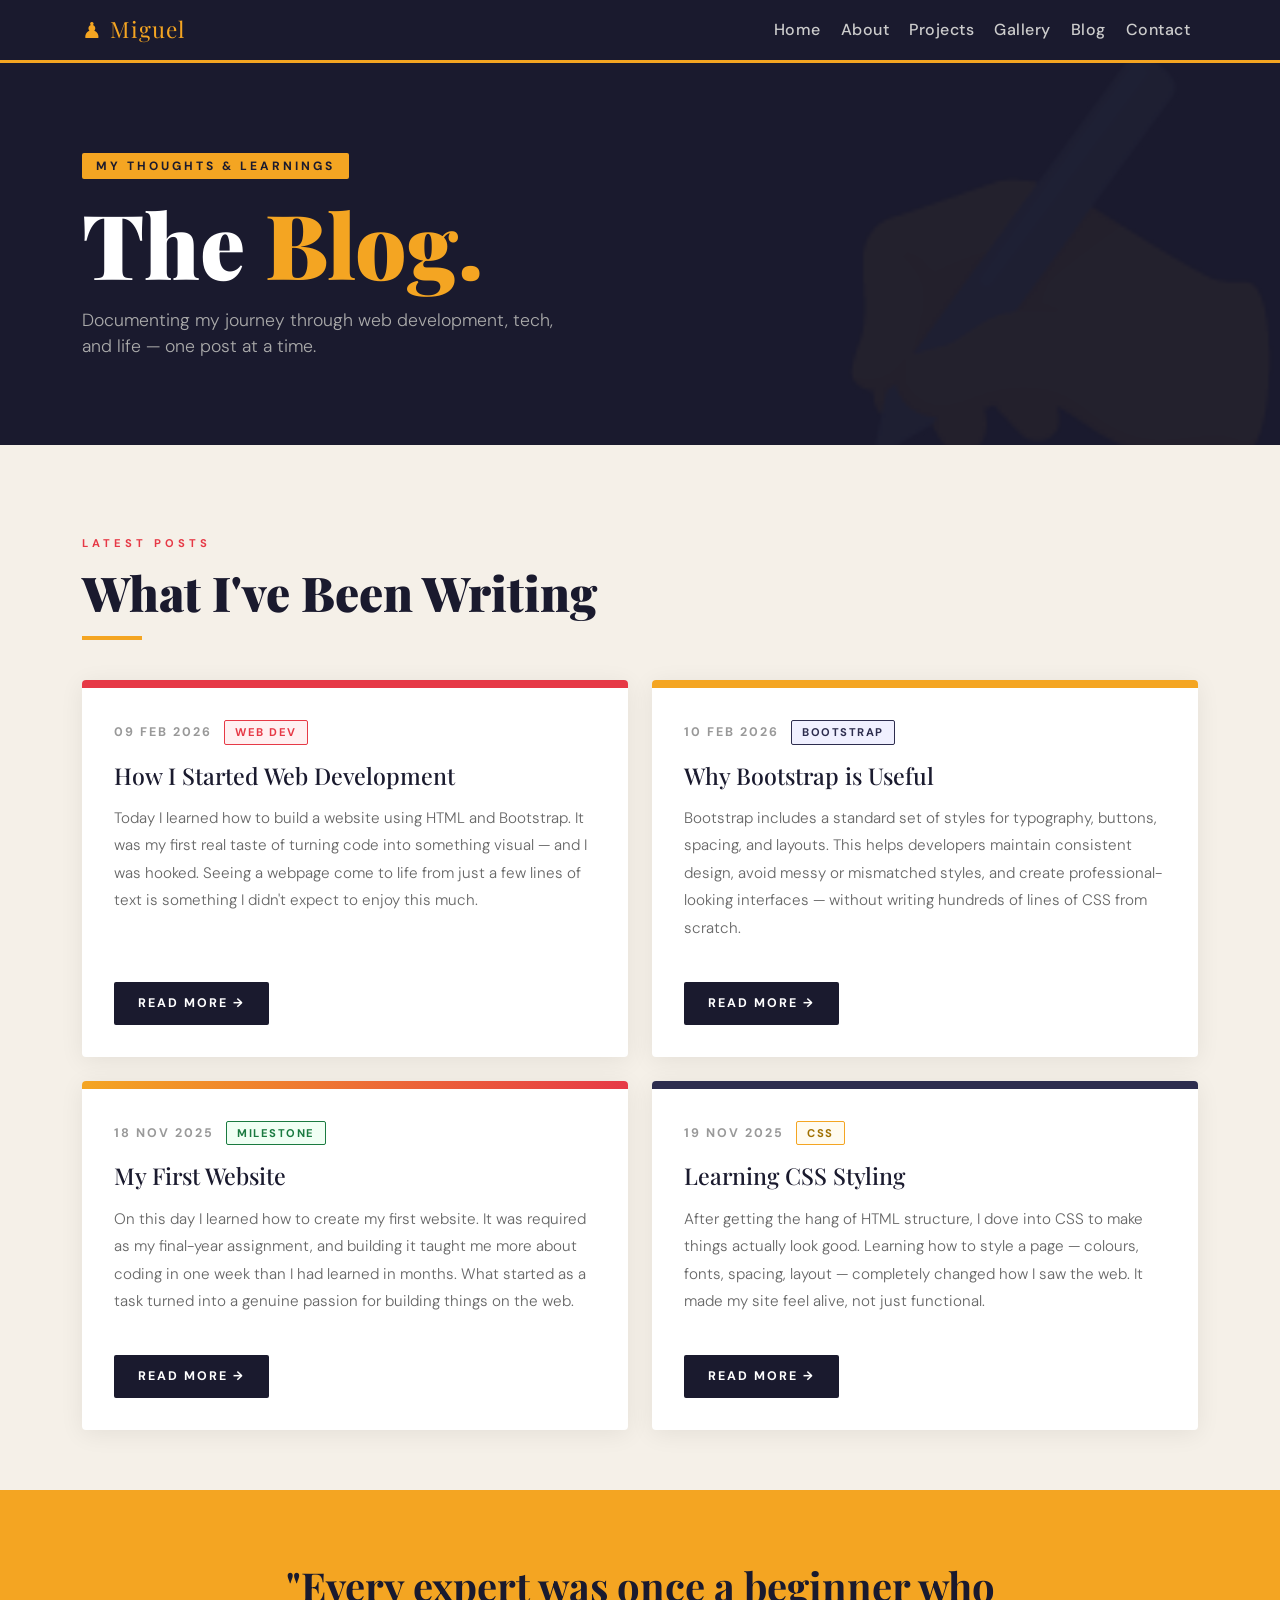
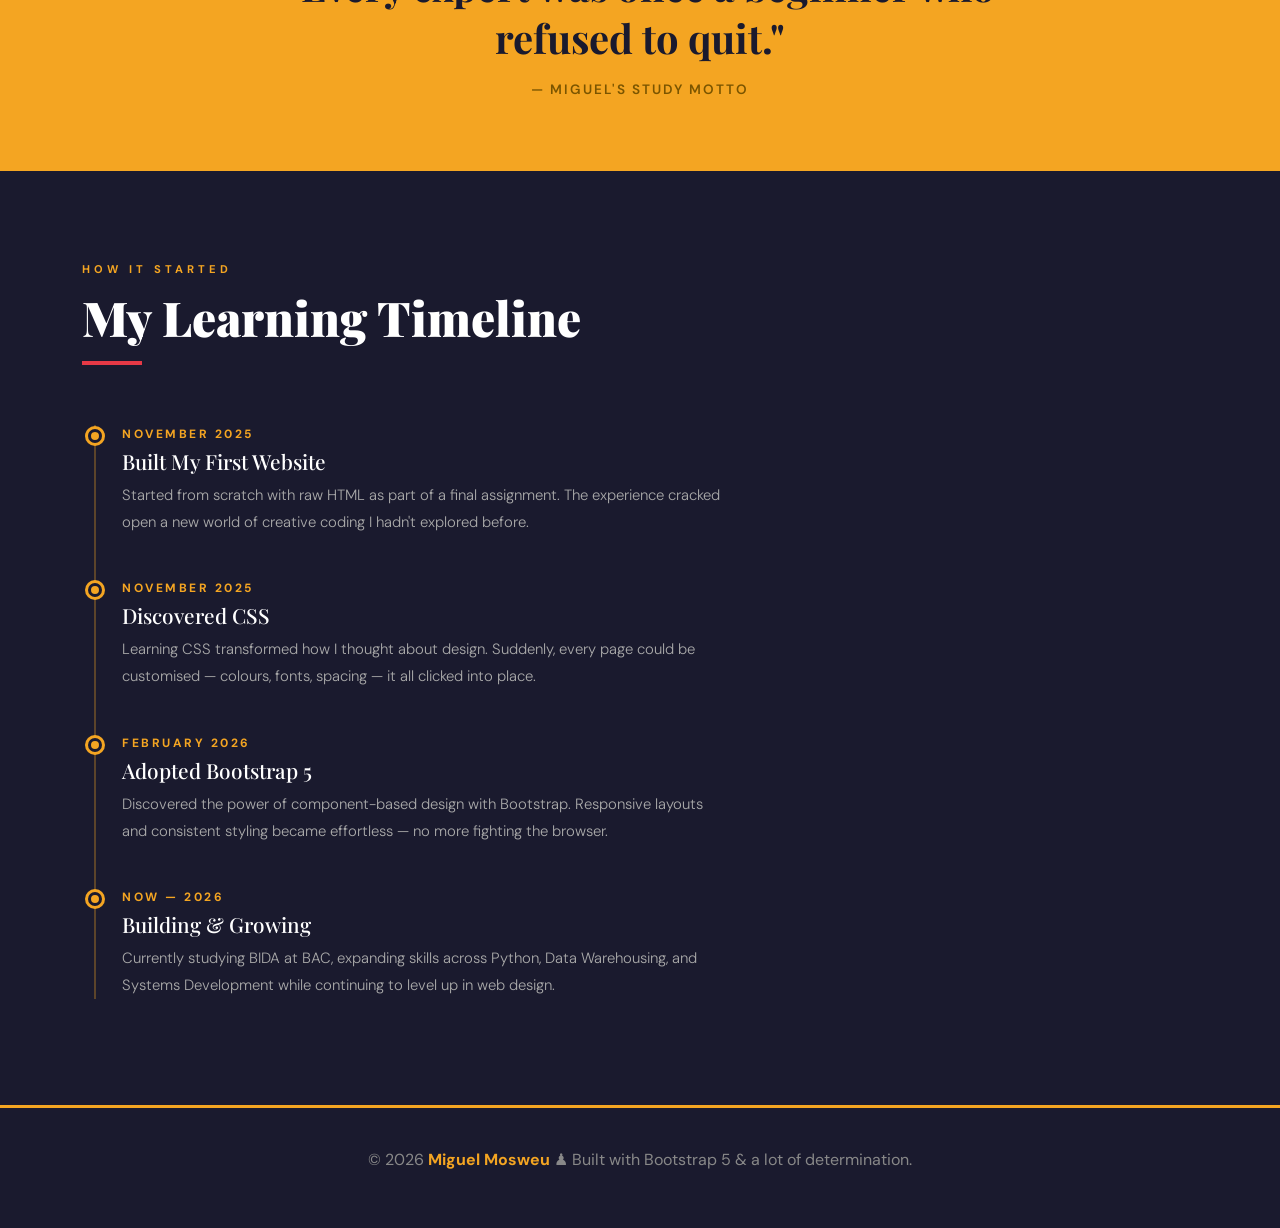
<file: blog.html>
<!DOCTYPE html>
<html lang="en">
<head>
  <meta charset="UTF-8">
  <meta name="viewport" content="width=device-width, initial-scale=1.0">
  <title>Blog — Miguel Mosweu</title>
  <link href="https://cdn.jsdelivr.net/npm/bootstrap@5.3.3/dist/css/bootstrap.min.css" rel="stylesheet">
  <link href="https://fonts.googleapis.com/css2?family=Playfair+Display:wght@700;900&family=DM+Sans:wght@300;400;500&display=swap" rel="stylesheet">

  <style>
    :root {
      --cream: #f5f0e8;
      --dark: #1a1a2e;
      --red: #e63946;
      --gold: #f4a522;
      --mid: #2d2d4e;
    }

    * { margin: 0; padding: 0; box-sizing: border-box; }

    body {
      background: var(--cream);
      font-family: 'DM Sans', sans-serif;
      color: var(--dark);
      overflow-x: hidden;
    }

    /* ── NAVBAR ── */
    .navbar {
      background: var(--dark) !important;
      border-bottom: 3px solid var(--gold);
    }
    .navbar-brand {
      font-family: 'Playfair Display', serif;
      font-size: 1.4rem;
      color: var(--gold) !important;
      letter-spacing: 1px;
    }
    .nav-link {
      color: #ccc !important;
      font-weight: 500;
      letter-spacing: 0.5px;
      position: relative;
      transition: color 0.2s;
    }
    .nav-link::after {
      content: '';
      position: absolute;
      bottom: 0; left: 0;
      width: 0; height: 2px;
      background: var(--gold);
      transition: width 0.3s;
    }
    .nav-link:hover { color: var(--gold) !important; }
    .nav-link:hover::after { width: 100%; }

    /* ── PAGE HERO ── */
    .page-hero {
      background: var(--dark);
      padding: 90px 0 70px;
      position: relative;
      overflow: hidden;
    }
    .page-hero::before {
      content: '✍';
      position: absolute;
      right: -20px; top: 50%;
      transform: translateY(-50%);
      font-size: 30vw;
      opacity: 0.04;
      pointer-events: none;
      line-height: 1;
    }
    .hero-tag {
      display: inline-block;
      background: var(--gold);
      color: var(--dark);
      font-size: 0.75rem;
      font-weight: 700;
      text-transform: uppercase;
      letter-spacing: 3px;
      padding: 4px 14px;
      margin-bottom: 1.2rem;
      border-radius: 2px;
    }
    .page-hero h1 {
      font-family: 'Playfair Display', serif;
      font-size: clamp(2.8rem, 7vw, 6rem);
      font-weight: 900;
      color: white;
      line-height: 1;
    }
    .page-hero h1 span { color: var(--gold); }
    .page-hero p.lead {
      color: #aaa;
      font-size: 1.1rem;
      font-weight: 300;
      margin-top: 1.2rem;
      max-width: 500px;
    }

    /* ── SECTION LABELS ── */
    .section-label {
      font-size: 0.7rem;
      font-weight: 700;
      text-transform: uppercase;
      letter-spacing: 4px;
      color: var(--red);
      margin-bottom: 0.75rem;
    }
    .section-title {
      font-family: 'Playfair Display', serif;
      font-size: clamp(2rem, 4vw, 3rem);
      font-weight: 900;
      color: var(--dark);
    }
    .divider {
      width: 60px; height: 4px;
      background: var(--gold);
      margin-top: 14px; margin-bottom: 40px;
    }

    /* ── FEATURED POSTS ── */
    .featured-section { padding: 90px 0 60px; }

    .post-card {
      background: white;
      border-radius: 4px;
      overflow: hidden;
      box-shadow: 0 4px 24px rgba(0,0,0,0.07);
      transition: transform 0.3s, box-shadow 0.3s;
      height: 100%;
      display: flex;
      flex-direction: column;
    }
    .post-card:hover {
      transform: translateY(-8px);
      box-shadow: 0 18px 50px rgba(0,0,0,0.13);
    }
    .post-card-top {
      height: 8px;
    }
    .post-card-top.red { background: var(--red); }
    .post-card-top.gold { background: var(--gold); }
    .post-card-top.mid { background: var(--mid); }
    .post-card-top.mix { background: linear-gradient(90deg, var(--gold), var(--red)); }

    .post-card-body {
      padding: 32px;
      flex: 1;
      display: flex;
      flex-direction: column;
    }
    .post-meta {
      display: flex;
      align-items: center;
      gap: 12px;
      margin-bottom: 1rem;
    }
    .post-date {
      font-size: 0.78rem;
      font-weight: 700;
      text-transform: uppercase;
      letter-spacing: 2px;
      color: #999;
    }
    .post-tag {
      font-size: 0.7rem;
      font-weight: 700;
      text-transform: uppercase;
      letter-spacing: 1.5px;
      padding: 3px 10px;
      border-radius: 2px;
    }
    .post-tag.web { background: #fff0f1; color: var(--red); border: 1px solid var(--red); }
    .post-tag.css { background: #fffbf0; color: #a07000; border: 1px solid var(--gold); }
    .post-tag.bootstrap { background: #f0f0ff; color: var(--mid); border: 1px solid var(--mid); }
    .post-tag.first { background: #f0fff4; color: #1a7a40; border: 1px solid #1a7a40; }

    .post-card h3 {
      font-family: 'Playfair Display', serif;
      font-size: 1.45rem;
      color: var(--dark);
      line-height: 1.3;
      margin-bottom: 0.9rem;
    }
    .post-card p {
      font-size: 0.95rem;
      color: #666;
      line-height: 1.8;
      font-weight: 300;
      flex: 1;
    }
    .btn-read {
      display: inline-block;
      margin-top: 1.5rem;
      background: var(--dark);
      color: white;
      font-size: 0.78rem;
      font-weight: 700;
      text-transform: uppercase;
      letter-spacing: 2px;
      padding: 10px 22px;
      border-radius: 2px;
      text-decoration: none;
      border: 2px solid var(--dark);
      transition: background 0.25s, color 0.25s;
      align-self: flex-start;
    }
    .btn-read:hover {
      background: transparent;
      color: var(--dark);
    }

    /* ── TIMELINE SECTION ── */
    .timeline-section {
      background: var(--dark);
      padding: 90px 0;
    }
    .timeline-section .section-label { color: var(--gold); }
    .timeline-section .section-title { color: white; }
    .timeline-section .divider { background: var(--red); }

    .timeline {
      position: relative;
      padding-left: 40px;
      margin-top: 20px;
    }
    .timeline::before {
      content: '';
      position: absolute;
      left: 12px; top: 0; bottom: 0;
      width: 2px;
      background: rgba(244,165,34,0.3);
    }
    .timeline-item {
      position: relative;
      margin-bottom: 44px;
    }
    .timeline-item:last-child { margin-bottom: 0; }
    .timeline-dot {
      position: absolute;
      left: -34px; top: 4px;
      width: 14px; height: 14px;
      border-radius: 50%;
      background: var(--gold);
      border: 3px solid var(--dark);
      box-shadow: 0 0 0 3px var(--gold);
    }
    .timeline-date {
      font-size: 0.75rem;
      font-weight: 700;
      text-transform: uppercase;
      letter-spacing: 2.5px;
      color: var(--gold);
      margin-bottom: 6px;
    }
    .timeline-item h3.timeline-heading {
      font-family: 'Playfair Display', serif;
      font-size: 1.3rem;
      color: white;
      margin-bottom: 8px;
    }
    .timeline-item p {
      font-size: 0.93rem;
      color: #aaa;
      line-height: 1.8;
      font-weight: 300;
      max-width: 600px;
    }

    /* ── QUOTE BLOCK ── */
    .quote-section {
      background: var(--gold);
      padding: 70px 0;
      text-align: center;
    }
    .quote-section blockquote {
      font-family: 'Playfair Display', serif;
      font-size: clamp(1.6rem, 3.5vw, 2.5rem);
      font-weight: 700;
      color: var(--dark);
      max-width: 750px;
      margin: 0 auto;
      line-height: 1.3;
    }
    .quote-section cite {
      display: block;
      margin-top: 1rem;
      font-family: 'DM Sans', sans-serif;
      font-size: 0.85rem;
      font-weight: 600;
      text-transform: uppercase;
      letter-spacing: 2px;
      color: #7a5500;
      font-style: normal;
    }

    /* ── FOOTER ── */
    footer {
      background: var(--dark);
      color: #888;
      text-align: center;
      padding: 40px 0;
      border-top: 3px solid var(--gold);
    }
    footer span { color: var(--gold); font-weight: 700; }

    /* ── ANIMATIONS ── */
    @keyframes fadeUp {
      from { opacity: 0; transform: translateY(30px); }
      to   { opacity: 1; transform: translateY(0); }
    }
    .page-hero .container { animation: fadeUp 0.9s ease both; }
  </style>
</head>
<body>

<!-- NAVBAR -->
<nav class="navbar navbar-expand-lg navbar-dark">
  <div class="container">
    <a class="navbar-brand" href="index.html">♟ Miguel</a>
    <button class="navbar-toggler" type="button" data-bs-toggle="collapse" data-bs-target="#menu">
      <span class="navbar-toggler-icon"></span>
    </button>
    <div class="collapse navbar-collapse" id="menu">
      <ul class="navbar-nav ms-auto gap-1">
        <li class="nav-item"><a class="nav-link" href="index.html">Home</a></li>
        <li class="nav-item"><a class="nav-link" href="about.html">About</a></li>
        <li class="nav-item"><a class="nav-link" href="project.html">Projects</a></li>
        <li class="nav-item"><a class="nav-link" href="gallery.html">Gallery</a></li>
        <li class="nav-item"><a class="nav-link active" href="blog.html">Blog</a></li>
        <li class="nav-item"><a class="nav-link" href="contact.html">Contact</a></li>
      </ul>
    </div>
  </div>
</nav>

<!-- PAGE HERO -->
<header class="page-hero">
  <div class="container">
    <div class="hero-tag">My Thoughts & Learnings</div>
    <h1>The <span>Blog.</span></h1>
    <p class="lead">Documenting my journey through web development, tech, and life — one post at a time.</p>
  </div>
</header>

<!-- FEATURED POSTS -->
<section class="featured-section">
  <div class="container">
    <div class="section-label">Latest Posts</div>
    <h2 class="section-title">What I've Been Writing</h2>
    <div class="divider"></div>

    <div class="row g-4">

      <!-- Post 1 -->
      <div class="col-md-6 col-lg-6">
        <div class="post-card">
          <div class="post-card-top red"></div>
          <div class="post-card-body">
            <div class="post-meta">
              <span class="post-date">09 Feb 2026</span>
              <span class="post-tag web">Web Dev</span>
            </div>
            <h3>How I Started Web Development</h3>
            <p>Today I learned how to build a website using HTML and Bootstrap. It was my first real taste of turning code into something visual — and I was hooked. Seeing a webpage come to life from just a few lines of text is something I didn't expect to enjoy this much.</p>
            <a href="#" class="btn-read">Read More →</a>
          </div>
        </div>
      </div>

      <!-- Post 2 -->
      <div class="col-md-6 col-lg-6">
        <div class="post-card">
          <div class="post-card-top gold"></div>
          <div class="post-card-body">
            <div class="post-meta">
              <span class="post-date">10 Feb 2026</span>
              <span class="post-tag bootstrap">Bootstrap</span>
            </div>
            <h3>Why Bootstrap is Useful</h3>
            <p>Bootstrap includes a standard set of styles for typography, buttons, spacing, and layouts. This helps developers maintain consistent design, avoid messy or mismatched styles, and create professional-looking interfaces — without writing hundreds of lines of CSS from scratch.</p>
            <a href="#" class="btn-read">Read More →</a>
          </div>
        </div>
      </div>

      <!-- Post 3 -->
      <div class="col-md-6 col-lg-6">
        <div class="post-card">
          <div class="post-card-top mix"></div>
          <div class="post-card-body">
            <div class="post-meta">
              <span class="post-date">18 Nov 2025</span>
              <span class="post-tag first">Milestone</span>
            </div>
            <h3>My First Website</h3>
            <p>On this day I learned how to create my first website. It was required as my final-year assignment, and building it taught me more about coding in one week than I had learned in months. What started as a task turned into a genuine passion for building things on the web.</p>
            <a href="#" class="btn-read">Read More →</a>
          </div>
        </div>
      </div>

      <!-- Post 4 -->
      <div class="col-md-6 col-lg-6">
        <div class="post-card">
          <div class="post-card-top mid"></div>
          <div class="post-card-body">
            <div class="post-meta">
              <span class="post-date">19 Nov 2025</span>
              <span class="post-tag css">CSS</span>
            </div>
            <h3>Learning CSS Styling</h3>
            <p>After getting the hang of HTML structure, I dove into CSS to make things actually look good. Learning how to style a page — colours, fonts, spacing, layout — completely changed how I saw the web. It made my site feel alive, not just functional.</p>
            <a href="#" class="btn-read">Read More →</a>
          </div>
        </div>
      </div>

    </div>
  </div>
</section>

<!-- QUOTE SECTION -->
<section class="quote-section">
  <div class="container">
    <h2 class="visually-hidden">Study Motto</h2>
    <blockquote>
      "Every expert was once a beginner who refused to quit."
    </blockquote>
    <cite>— Miguel's Study Motto</cite>
  </div>
</section>

<!-- TIMELINE SECTION -->
<section class="timeline-section">
  <div class="container">
    <div class="section-label">How It Started</div>
    <h2 class="section-title">My Learning Timeline</h2>
    <div class="divider"></div>

    <div class="row">
      <div class="col-lg-8">
        <div class="timeline">

          <div class="timeline-item">
            <div class="timeline-dot"></div>
            <div class="timeline-date">November 2025</div>
            <h3 class="timeline-heading">Built My First Website</h3>
            <p>Started from scratch with raw HTML as part of a final assignment. The experience cracked open a new world of creative coding I hadn't explored before.</p>
          </div>

          <div class="timeline-item">
            <div class="timeline-dot"></div>
            <div class="timeline-date">November 2025</div>
            <h3 class="timeline-heading">Discovered CSS</h3>
            <p>Learning CSS transformed how I thought about design. Suddenly, every page could be customised — colours, fonts, spacing — it all clicked into place.</p>
          </div>

          <div class="timeline-item">
            <div class="timeline-dot"></div>
            <div class="timeline-date">February 2026</div>
            <h3 class="timeline-heading">Adopted Bootstrap 5</h3>
            <p>Discovered the power of component-based design with Bootstrap. Responsive layouts and consistent styling became effortless — no more fighting the browser.</p>
          </div>

          <div class="timeline-item">
            <div class="timeline-dot"></div>
            <div class="timeline-date">Now — 2026</div>
            <h3 class="timeline-heading">Building &amp; Growing</h3>
            <p>Currently studying BIDA at BAC, expanding skills across Python, Data Warehousing, and Systems Development while continuing to level up in web design.</p>
          </div>

        </div>
      </div>
    </div>
  </div>
</section>

<!-- FOOTER -->
<footer>
  <p>&copy; 2026 <span>Miguel Mosweu</span> ♟ Built with Bootstrap 5 &amp; a lot of determination.</p>
</footer>

<script src="https://cdn.jsdelivr.net/npm/bootstrap@5.3.3/dist/js/bootstrap.bundle.min.js"></script>
</body>
</html>
</file>
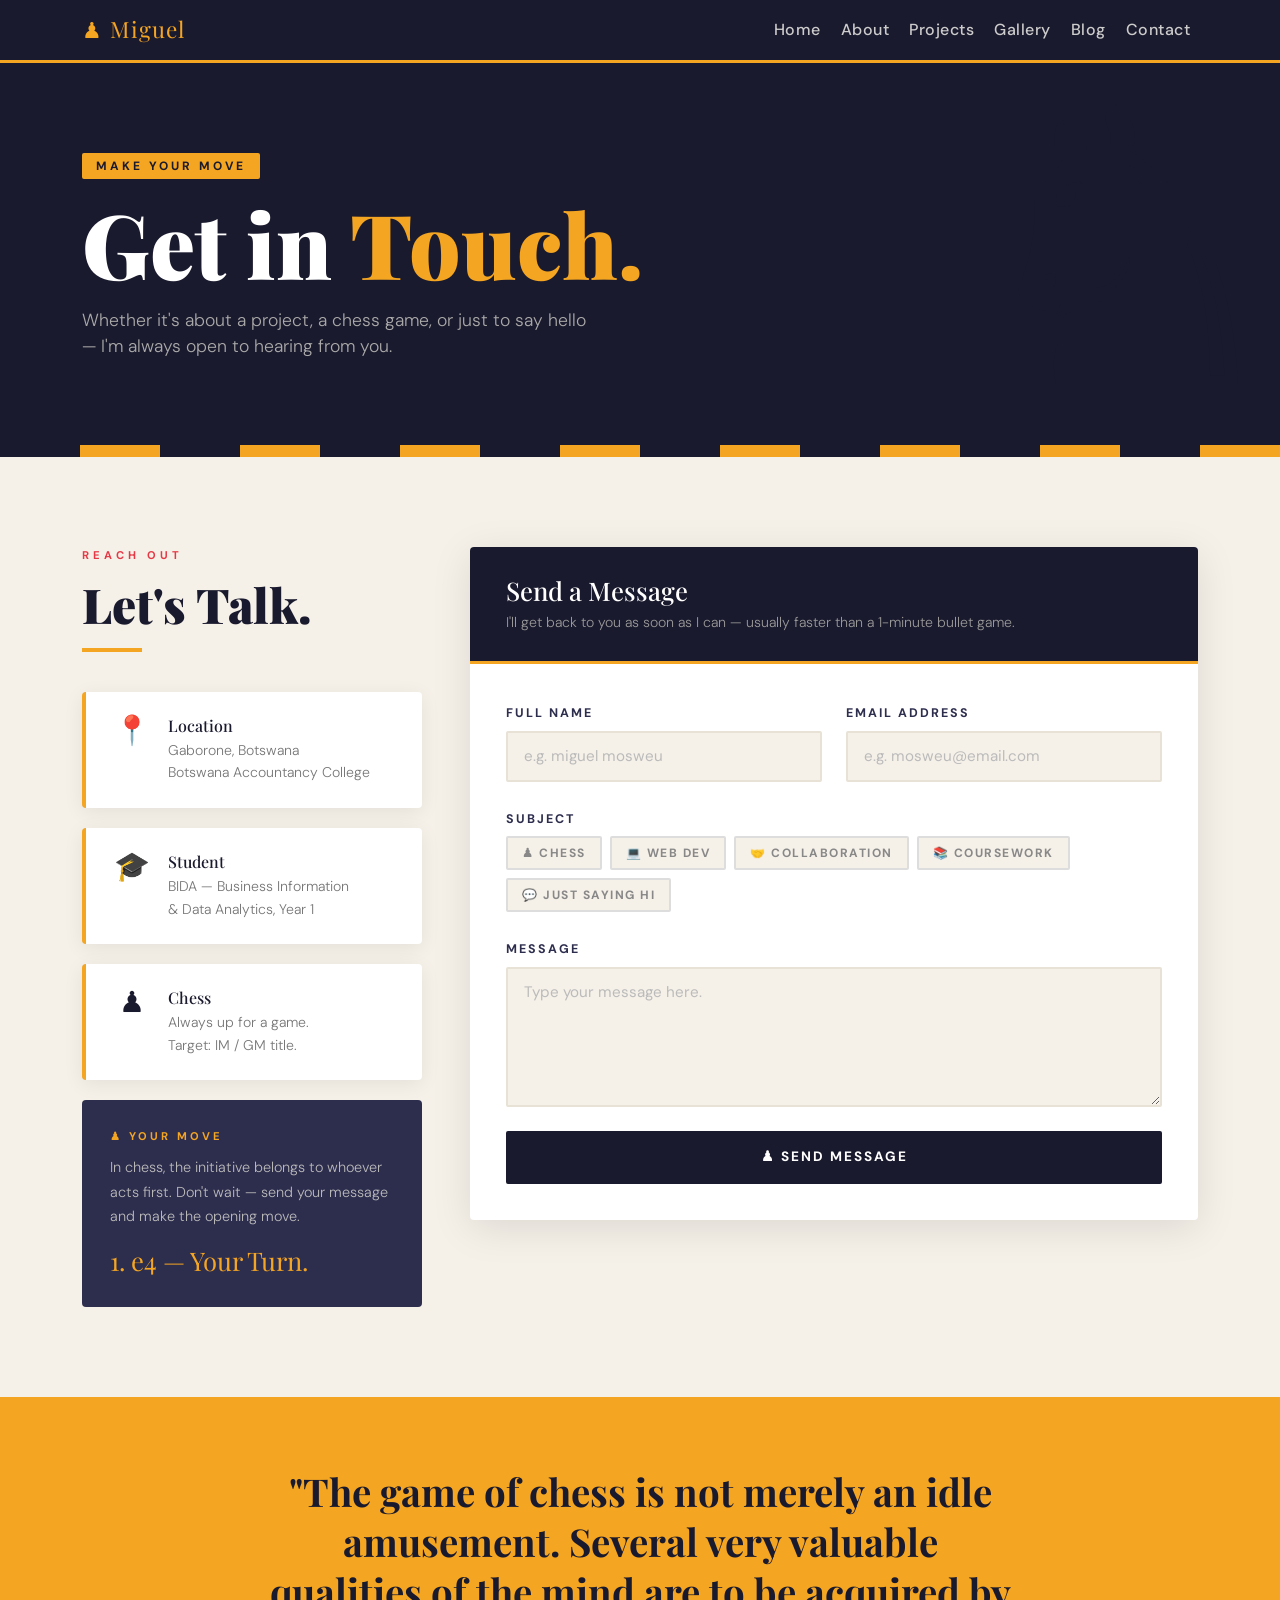
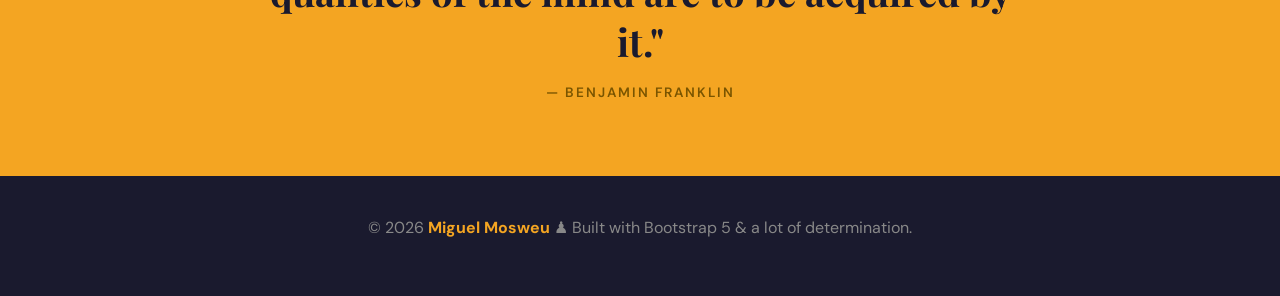
<file: contact.html>
<!DOCTYPE html>
<html lang="en">
<head>
  <meta charset="UTF-8">
  <meta name="viewport" content="width=device-width, initial-scale=1.0">
  <title>Contact — Miguel Mosweu</title>
  <link href="https://cdn.jsdelivr.net/npm/bootstrap@5.3.3/dist/css/bootstrap.min.css" rel="stylesheet">
  <link href="https://fonts.googleapis.com/css2?family=Playfair+Display:wght@700;900&family=DM+Sans:wght@300;400;500&display=swap" rel="stylesheet">

  <style>
    :root {
      --cream: #f5f0e8;
      --dark: #1a1a2e;
      --red: #e63946;
      --gold: #f4a522;
      --mid: #2d2d4e;
    }

    * { margin: 0; padding: 0; box-sizing: border-box; }

    body {
      background: var(--cream);
      font-family: 'DM Sans', sans-serif;
      color: var(--dark);
      overflow-x: hidden;
    }

    /* ── NAVBAR ── */
    .navbar {
      background: var(--dark) !important;
      border-bottom: 3px solid var(--gold);
    }
    .navbar-brand {
      font-family: 'Playfair Display', serif;
      font-size: 1.4rem;
      color: var(--gold) !important;
      letter-spacing: 1px;
    }
    .nav-link {
      color: #ccc !important;
      font-weight: 500;
      letter-spacing: 0.5px;
      position: relative;
      transition: color 0.2s;
    }
    .nav-link::after {
      content: '';
      position: absolute;
      bottom: 0; left: 0;
      width: 0; height: 2px;
      background: var(--gold);
      transition: width 0.3s;
    }
    .nav-link:hover { color: var(--gold) !important; }
    .nav-link:hover::after { width: 100%; }

    /* ── PAGE HERO ── */
    .page-hero {
      background: var(--dark);
      padding: 90px 0 70px;
      position: relative;
      overflow: hidden;
    }
    .page-hero::before {
      content: '♞';
      position: absolute;
      right: -20px; top: 50%;
      transform: translateY(-50%);
      font-size: 30vw;
      opacity: 0.04;
      pointer-events: none;
      line-height: 1;
    }
    .hero-tag {
      display: inline-block;
      background: var(--gold);
      color: var(--dark);
      font-size: 0.75rem;
      font-weight: 700;
      text-transform: uppercase;
      letter-spacing: 3px;
      padding: 4px 14px;
      margin-bottom: 1.2rem;
      border-radius: 2px;
    }
    .page-hero h1 {
      font-family: 'Playfair Display', serif;
      font-size: clamp(2.8rem, 7vw, 6rem);
      font-weight: 900;
      color: white;
      line-height: 1;
    }
    .page-hero h1 span { color: var(--gold); }
    .page-hero p.lead {
      color: #aaa;
      font-size: 1.1rem;
      font-weight: 300;
      margin-top: 1.2rem;
      max-width: 520px;
    }

    /* ── SHARED ── */
    .section-label {
      font-size: 0.7rem;
      font-weight: 700;
      text-transform: uppercase;
      letter-spacing: 4px;
      color: var(--red);
      margin-bottom: 0.75rem;
    }
    .section-title {
      font-family: 'Playfair Display', serif;
      font-size: clamp(2rem, 4vw, 3rem);
      font-weight: 900;
      color: var(--dark);
    }
    .divider {
      width: 60px; height: 4px;
      background: var(--gold);
      margin-top: 14px; margin-bottom: 40px;
    }

    /* ── CONTACT SECTION ── */
    .contact-section { padding: 90px 0; }

    /* Info cards on the left */
    .info-card {
      display: flex;
      align-items: flex-start;
      gap: 18px;
      background: white;
      padding: 24px 28px;
      border-radius: 4px;
      box-shadow: 0 4px 20px rgba(0,0,0,0.07);
      margin-bottom: 20px;
      border-left: 4px solid var(--gold);
      transition: transform 0.25s, box-shadow 0.25s;
    }
    .info-card:hover {
      transform: translateX(6px);
      box-shadow: 0 8px 30px rgba(0,0,0,0.1);
    }
    .info-icon {
      font-size: 1.8rem;
      line-height: 1;
      min-width: 36px;
      text-align: center;
    }
    .info-card h3.info-card-title {
      font-family: 'Playfair Display', serif;
      font-size: 1rem;
      color: var(--dark);
      margin-bottom: 4px;
    }
    .info-card p {
      font-size: 0.88rem;
      color: #777;
      font-weight: 300;
      margin: 0;
      line-height: 1.6;
    }

    /* Chess move card */
    .move-card {
      background: var(--mid);
      border-radius: 4px;
      padding: 28px;
      margin-top: 20px;
    }
    .move-card .move-label {
      font-size: 0.7rem;
      font-weight: 700;
      text-transform: uppercase;
      letter-spacing: 3px;
      color: var(--gold);
      margin-bottom: 10px;
    }
    .move-card p {
      font-size: 0.9rem;
      color: #bbb;
      font-weight: 300;
      line-height: 1.7;
      margin: 0;
    }
    .move-card .chess-move {
      font-family: 'Playfair Display', serif;
      font-size: 1.6rem;
      color: var(--gold);
      margin-top: 12px;
      display: block;
    }

    /* ── FORM ── */
    .form-wrapper {
      background: white;
      border-radius: 4px;
      box-shadow: 0 8px 40px rgba(0,0,0,0.1);
      overflow: hidden;
    }
    .form-header {
      background: var(--dark);
      padding: 28px 36px;
      border-bottom: 3px solid var(--gold);
    }
    .form-header h3 {
      font-family: 'Playfair Display', serif;
      font-size: 1.6rem;
      color: white;
      margin: 0;
    }
    .form-header p {
      font-size: 0.88rem;
      color: #999;
      margin: 6px 0 0;
      font-weight: 300;
    }
    .form-body { padding: 36px; }

    .form-label {
      font-size: 0.78rem;
      font-weight: 700;
      text-transform: uppercase;
      letter-spacing: 2px;
      color: var(--mid);
      margin-bottom: 8px;
    }
    .form-control {
      border: 2px solid #e8e2d6;
      border-radius: 2px;
      padding: 12px 16px;
      font-family: 'DM Sans', sans-serif;
      font-size: 0.95rem;
      color: var(--dark);
      background: var(--cream);
      transition: border-color 0.2s, box-shadow 0.2s;
    }
    .form-control:focus {
      border-color: var(--gold);
      box-shadow: 0 0 0 3px rgba(244,165,34,0.15);
      background: white;
      outline: none;
    }
    .form-control::placeholder { color: #bbb; }

    textarea.form-control { resize: vertical; min-height: 140px; }

    .btn-send {
      width: 100%;
      background: var(--dark);
      color: white;
      border: 2px solid var(--dark);
      border-radius: 2px;
      padding: 14px;
      font-family: 'DM Sans', sans-serif;
      font-size: 0.85rem;
      font-weight: 700;
      text-transform: uppercase;
      letter-spacing: 2px;
      cursor: pointer;
      transition: background 0.25s, color 0.25s, transform 0.2s;
      margin-top: 8px;
    }
    .btn-send:hover {
      background: var(--gold);
      border-color: var(--gold);
      color: var(--dark);
      transform: translateY(-2px);
    }

    /* Subject selector pills */
    .subject-pills {
      display: flex;
      flex-wrap: wrap;
      gap: 8px;
      margin-bottom: 4px;
    }
    .subject-pill {
      font-size: 0.75rem;
      font-weight: 700;
      text-transform: uppercase;
      letter-spacing: 1.5px;
      padding: 6px 14px;
      border-radius: 2px;
      border: 2px solid #ddd;
      background: var(--cream);
      color: #888;
      cursor: pointer;
      transition: all 0.2s;
      user-select: none;
    }
    .subject-pill:hover,
    .subject-pill.active {
      border-color: var(--gold);
      background: var(--gold);
      color: var(--dark);
    }

    /* ── CHESS BOARD DIVIDER ── */
    .board-divider {
      display: flex;
      height: 12px;
      overflow: hidden;
    }
    .board-divider span { flex: 1; height: 100%; }
    .board-divider span:nth-child(odd)  { background: var(--dark); }
    .board-divider span:nth-child(even) { background: var(--gold); }

    /* ── QUOTE ── */
    .quote-section {
      background: var(--gold);
      padding: 70px 0;
      text-align: center;
    }
    .quote-section blockquote {
      font-family: 'Playfair Display', serif;
      font-size: clamp(1.5rem, 3.5vw, 2.4rem);
      font-weight: 700;
      color: var(--dark);
      max-width: 750px;
      margin: 0 auto;
      line-height: 1.3;
    }
    .quote-section cite {
      display: block;
      margin-top: 1rem;
      font-family: 'DM Sans', sans-serif;
      font-size: 0.85rem;
      font-weight: 600;
      text-transform: uppercase;
      letter-spacing: 2px;
      color: #7a5500;
      font-style: normal;
    }

    /* ── FOOTER ── */
    footer {
      background: var(--dark);
      color: #888;
      text-align: center;
      padding: 40px 0;
      border-top: 3px solid var(--gold);
    }
    footer span { color: var(--gold); font-weight: 700; }

    /* ── ANIMATION ── */
    @keyframes fadeUp {
      from { opacity: 0; transform: translateY(30px); }
      to   { opacity: 1; transform: translateY(0); }
    }
    .page-hero .container { animation: fadeUp 0.9s ease both; }

    /* Success message */
    .success-msg {
      display: none;
      background: #f0fff4;
      border: 2px solid #1a7a40;
      border-radius: 2px;
      padding: 16px 20px;
      color: #1a7a40;
      font-weight: 600;
      font-size: 0.9rem;
      margin-top: 16px;
      text-align: center;
    }
  </style>
</head>
<body>

<!-- NAVBAR -->
<nav class="navbar navbar-expand-lg navbar-dark">
  <div class="container">
    <a class="navbar-brand" href="index.html">♟ Miguel</a>
    <button class="navbar-toggler" type="button" data-bs-toggle="collapse" data-bs-target="#menu">
      <span class="navbar-toggler-icon"></span>
    </button>
    <div class="collapse navbar-collapse" id="menu">
      <ul class="navbar-nav ms-auto gap-1">
        <li class="nav-item"><a class="nav-link" href="index.html">Home</a></li>
        <li class="nav-item"><a class="nav-link" href="about.html">About</a></li>
        <li class="nav-item"><a class="nav-link" href="project.html">Projects</a></li>
        <li class="nav-item"><a class="nav-link" href="gallery.html">Gallery</a></li>
        <li class="nav-item"><a class="nav-link" href="blog.html">Blog</a></li>
        <li class="nav-item"><a class="nav-link active" href="contact.html">Contact</a></li>
      </ul>
    </div>
  </div>
</nav>

<!-- PAGE HERO -->
<header class="page-hero">
  <div class="container">
    <div class="hero-tag">Make Your Move</div>
    <h1>Get in <span>Touch.</span></h1>
    <p class="lead">Whether it's about a project, a chess game, or just to say hello — I'm always open to hearing from you.</p>
  </div>
</header>

<!-- CHESS BOARD DIVIDER -->
<div class="board-divider">
  <span></span><span></span><span></span><span></span>
  <span></span><span></span><span></span><span></span>
  <span></span><span></span><span></span><span></span>
  <span></span><span></span><span></span><span></span>
</div>

<!-- CONTACT SECTION -->
<section class="contact-section">
  <div class="container">
    <div class="row g-5 align-items-start">

      <!-- LEFT: Info + chess card -->
      <div class="col-lg-4">
        <div class="section-label">Reach Out</div>
        <h2 class="section-title">Let's Talk.</h2>
        <div class="divider"></div>

        <div class="info-card">
          <div class="info-icon">📍</div>
          <div>
            <h3 class="info-card-title">Location</h3>
            <p>Gaborone, Botswana<br>Botswana Accountancy College</p>
          </div>
        </div>

        <div class="info-card">
          <div class="info-icon">🎓</div>
          <div>
            <h3 class="info-card-title">Student</h3>
            <p>BIDA — Business Information<br>& Data Analytics, Year 1</p>
          </div>
        </div>

        <div class="info-card">
          <div class="info-icon">♟</div>
          <div>
            <h3 class="info-card-title">Chess</h3>
            <p>Always up for a game.<br>Target: IM / GM title.</p>
          </div>
        </div>

        <div class="move-card">
          <div class="move-label">♟ Your Move</div>
          <p>In chess, the initiative belongs to whoever acts first. Don't wait — send your message and make the opening move.</p>
          <span class="chess-move">1. e4 — Your Turn.</span>
        </div>
      </div>

      <!-- RIGHT: Form -->
      <div class="col-lg-8">
        <div class="form-wrapper">
          <div class="form-header">
            <h3>Send a Message</h3>
            <p>I'll get back to you as soon as I can — usually faster than a 1-minute bullet game.</p>
          </div>
          <div class="form-body">

            <div class="row g-4">
              <div class="col-md-6">
                <label class="form-label">Full Name</label>
                <input type="text" class="form-control" id="fname" placeholder="e.g. miguel mosweu" required>
              </div>
              <div class="col-md-6">
                <label class="form-label">Email Address</label>
                <input type="email" class="form-control" id="femail" placeholder="e.g. mosweu@email.com" required>
              </div>
            </div>

            <div class="mt-4">
              <label class="form-label">Subject</label>
              <div class="subject-pills">
                <span class="subject-pill" onclick="selectPill(this)">♟ Chess</span>
                <span class="subject-pill" onclick="selectPill(this)">💻 Web Dev</span>
                <span class="subject-pill" onclick="selectPill(this)">🤝 Collaboration</span>
                <span class="subject-pill" onclick="selectPill(this)">📚 Coursework</span>
                <span class="subject-pill" onclick="selectPill(this)">💬 Just Saying Hi</span>
              </div>
            </div>

            <div class="mt-4">
              <label class="form-label">Message</label>
              <textarea class="form-control" id="fmessage" placeholder="Type your message here." required></textarea>
            </div>

            <button class="btn-send mt-4" onclick="handleSubmit()">
              ♟ Send Message
            </button>

            <div class="success-msg" id="successMsg">
              ✅ Message sent! I'll be in touch soon — well played.
            </div>

          </div>
        </div>
      </div>

    </div>
  </div>
</section>

<!-- QUOTE -->
<section class="quote-section">
  <div class="container">
    <h2 class="visually-hidden">Inspirational Quote</h2>
    <blockquote>
      "The game of chess is not merely an idle amusement. Several very valuable qualities of the mind are to be acquired by it."
    </blockquote>
    <cite>— Benjamin Franklin</cite>
  </div>
</section>

<!-- FOOTER -->
<footer>
  <p>&copy; 2026 <span>Miguel Mosweu</span> ♟ Built with Bootstrap 5 &amp; a lot of determination.</p>
</footer>

<script src="https://cdn.jsdelivr.net/npm/bootstrap@5.3.3/dist/js/bootstrap.bundle.min.js"></script>
<script>
  function selectPill(el) {
    document.querySelectorAll('.subject-pill').forEach(p => p.classList.remove('active'));
    el.classList.add('active');
  }

  function handleSubmit() {
    const name    = document.getElementById('fname').value.trim();
    const email   = document.getElementById('femail').value.trim();
    const message = document.getElementById('fmessage').value.trim();

    if (!name || !email || !message) {
      alert('Please fill in your name, email, and message before sending.');
      return;
    }

    // Show success message
    const msg = document.getElementById('successMsg');
    msg.style.display = 'block';

    // Reset form
    document.getElementById('fname').value = '';
    document.getElementById('femail').value = '';
    document.getElementById('fmessage').value = '';
    document.querySelectorAll('.subject-pill').forEach(p => p.classList.remove('active'));

    setTimeout(() => { msg.style.display = 'none'; }, 5000);
  }
</script>
</body>
</html>
</file>
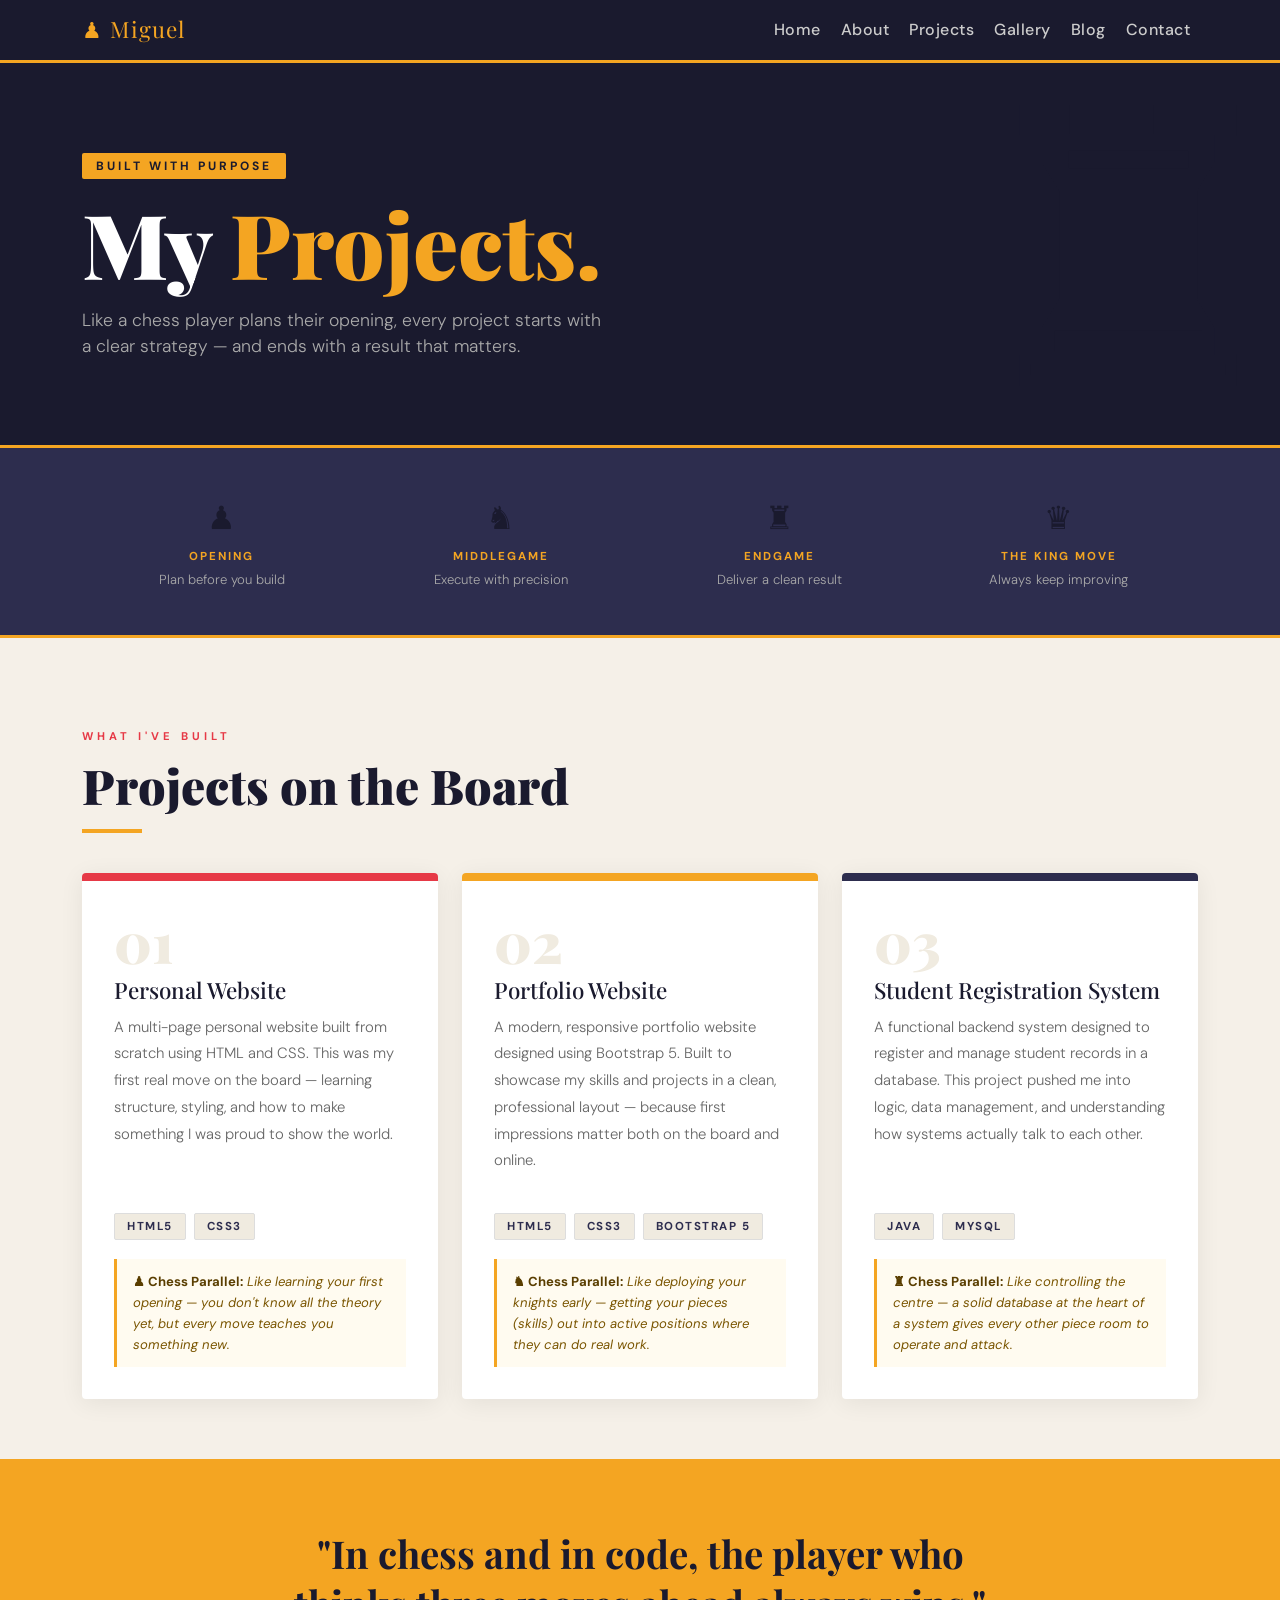
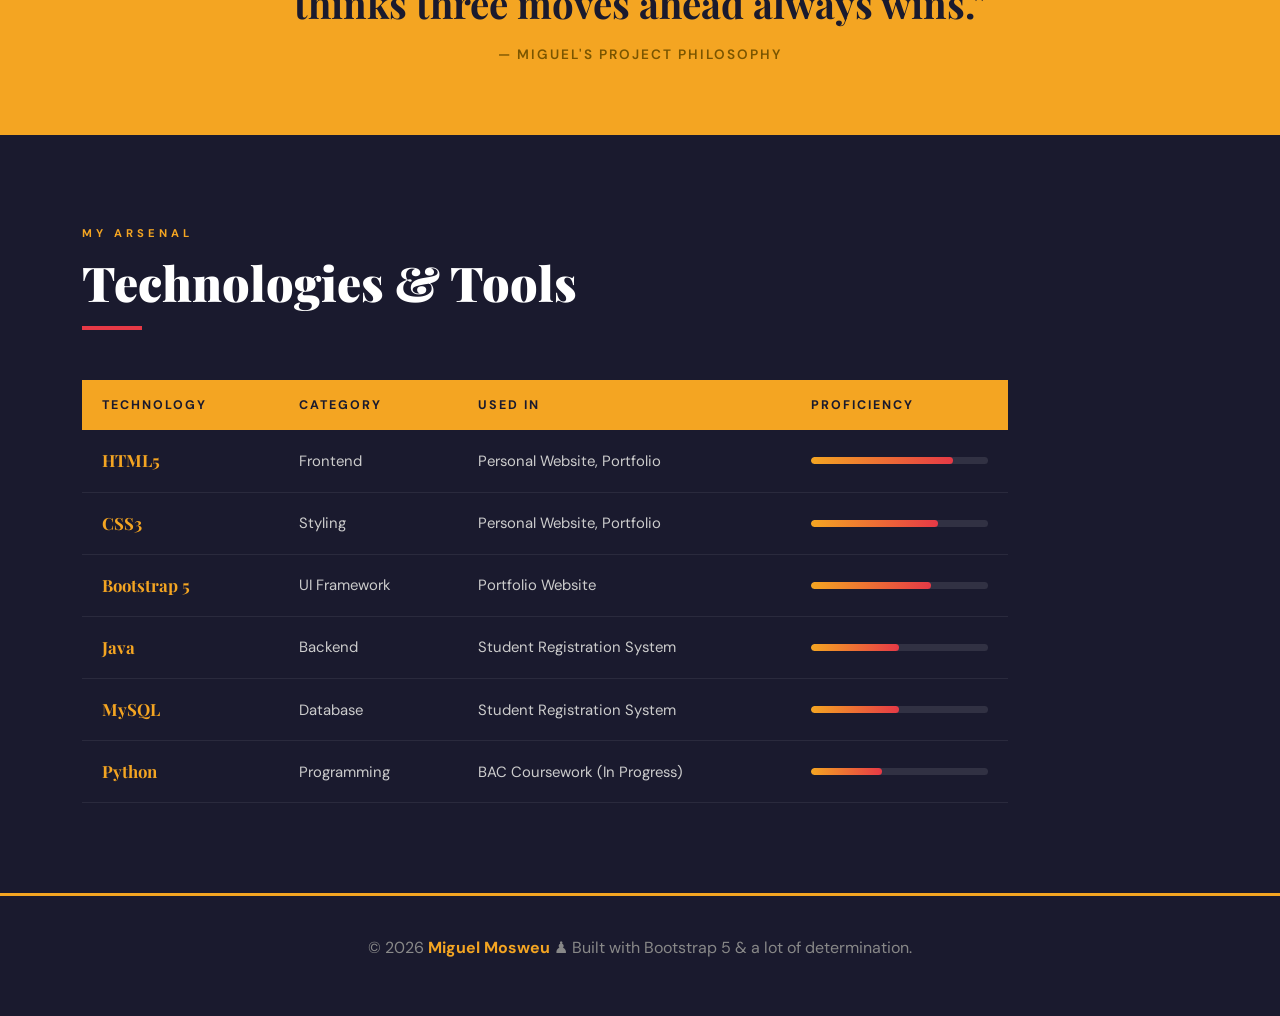
<file: project.html>
<!DOCTYPE html>
<html lang="en">
<head>
  <meta charset="UTF-8">
  <meta name="viewport" content="width=device-width, initial-scale=1.0">
  <title>Projects — Miguel Mosweu</title>
  <link href="https://cdn.jsdelivr.net/npm/bootstrap@5.3.3/dist/css/bootstrap.min.css" rel="stylesheet">
  <link href="https://fonts.googleapis.com/css2?family=Playfair+Display:wght@700;900&family=DM+Sans:wght@300;400;500&display=swap" rel="stylesheet">

  <style>
    :root {
      --cream: #f5f0e8;
      --dark: #1a1a2e;
      --red: #e63946;
      --gold: #f4a522;
      --mid: #2d2d4e;
    }

    * { margin: 0; padding: 0; box-sizing: border-box; }

    body {
      background: var(--cream);
      font-family: 'DM Sans', sans-serif;
      color: var(--dark);
      overflow-x: hidden;
    }

    /* ── NAVBAR ── */
    .navbar {
      background: var(--dark) !important;
      border-bottom: 3px solid var(--gold);
    }
    .navbar-brand {
      font-family: 'Playfair Display', serif;
      font-size: 1.4rem;
      color: var(--gold) !important;
      letter-spacing: 1px;
    }
    .nav-link {
      color: #ccc !important;
      font-weight: 500;
      letter-spacing: 0.5px;
      position: relative;
      transition: color 0.2s;
    }
    .nav-link::after {
      content: '';
      position: absolute;
      bottom: 0; left: 0;
      width: 0; height: 2px;
      background: var(--gold);
      transition: width 0.3s;
    }
    .nav-link:hover { color: var(--gold) !important; }
    .nav-link:hover::after { width: 100%; }

    /* ── PAGE HERO ── */
    .page-hero {
      background: var(--dark);
      padding: 90px 0 70px;
      position: relative;
      overflow: hidden;
    }
    .page-hero::before {
      content: '♜';
      position: absolute;
      right: -20px; top: 50%;
      transform: translateY(-50%);
      font-size: 30vw;
      opacity: 0.04;
      pointer-events: none;
      line-height: 1;
    }
    .hero-tag {
      display: inline-block;
      background: var(--gold);
      color: var(--dark);
      font-size: 0.75rem;
      font-weight: 700;
      text-transform: uppercase;
      letter-spacing: 3px;
      padding: 4px 14px;
      margin-bottom: 1.2rem;
      border-radius: 2px;
    }
    .page-hero h1 {
      font-family: 'Playfair Display', serif;
      font-size: clamp(2.8rem, 7vw, 6rem);
      font-weight: 900;
      color: white;
      line-height: 1;
    }
    .page-hero h1 span { color: var(--gold); }
    .page-hero p.lead {
      color: #aaa;
      font-size: 1.1rem;
      font-weight: 300;
      margin-top: 1.2rem;
      max-width: 520px;
    }

    /* ── SHARED ── */
    .section-label {
      font-size: 0.7rem;
      font-weight: 700;
      text-transform: uppercase;
      letter-spacing: 4px;
      color: var(--red);
      margin-bottom: 0.75rem;
    }
    .section-title {
      font-family: 'Playfair Display', serif;
      font-size: clamp(2rem, 4vw, 3rem);
      font-weight: 900;
      color: var(--dark);
    }
    .divider {
      width: 60px; height: 4px;
      background: var(--gold);
      margin-top: 14px; margin-bottom: 40px;
    }

    /* ── CHESS STRATEGY BANNER ── */
    .chess-banner {
      background: var(--mid);
      padding: 36px 0;
      border-top: 3px solid var(--gold);
      border-bottom: 3px solid var(--gold);
    }
    .chess-banner .row { align-items: center; }
    .chess-principle {
      text-align: center;
      padding: 10px 20px;
      border-right: 1px solid rgba(244,165,34,0.25);
    }
    .chess-principle:last-child { border-right: none; }
    .chess-principle .piece { font-size: 2rem; display: block; margin-bottom: 6px; }
    .chess-principle .label {
      font-size: 0.72rem;
      font-weight: 700;
      text-transform: uppercase;
      letter-spacing: 2px;
      color: var(--gold);
      display: block;
      margin-bottom: 4px;
    }
    .chess-principle p {
      font-size: 0.82rem;
      color: #aaa;
      font-weight: 300;
      margin: 0;
    }

    /* ── PROJECT CARDS ── */
    .projects-section { padding: 90px 0 60px; }

    .project-card {
      background: white;
      border-radius: 4px;
      overflow: hidden;
      box-shadow: 0 4px 24px rgba(0,0,0,0.07);
      transition: transform 0.3s, box-shadow 0.3s;
      height: 100%;
      display: flex;
      flex-direction: column;
    }
    .project-card:hover {
      transform: translateY(-8px);
      box-shadow: 0 18px 50px rgba(0,0,0,0.13);
    }
    .project-card-top { height: 8px; }
    .project-card-top.red  { background: var(--red); }
    .project-card-top.gold { background: var(--gold); }
    .project-card-top.mid  { background: var(--mid); }

    .project-card-body {
      padding: 32px;
      flex: 1;
      display: flex;
      flex-direction: column;
    }
    .project-number {
      font-family: 'Playfair Display', serif;
      font-size: 3.5rem;
      font-weight: 900;
      color: #f0ebe0;
      line-height: 1;
      margin-bottom: 8px;
    }
    .project-card h3 {
      font-family: 'Playfair Display', serif;
      font-size: 1.4rem;
      color: var(--dark);
      margin-bottom: 10px;
    }
    .project-card p {
      font-size: 0.93rem;
      color: #666;
      line-height: 1.8;
      font-weight: 300;
      flex: 1;
    }
    .tech-stack {
      display: flex;
      flex-wrap: wrap;
      gap: 8px;
      margin-top: 1.4rem;
    }
    .tech-pill {
      font-size: 0.72rem;
      font-weight: 700;
      text-transform: uppercase;
      letter-spacing: 1.5px;
      padding: 4px 12px;
      border-radius: 2px;
      background: #f0ebe0;
      color: var(--mid);
      border: 1px solid #ddd;
    }
    .chess-parallel {
      margin-top: 1.2rem;
      padding: 12px 16px;
      background: #fffbf0;
      border-left: 3px solid var(--gold);
      font-size: 0.82rem;
      color: #7a5500;
      font-style: italic;
      line-height: 1.6;
    }
    .chess-parallel strong {
      font-style: normal;
      font-weight: 700;
      color: #5a3e00;
    }
    .btn-project {
      display: inline-block;
      margin-top: 1.5rem;
      background: var(--dark);
      color: white;
      font-size: 0.78rem;
      font-weight: 700;
      text-transform: uppercase;
      letter-spacing: 2px;
      padding: 10px 22px;
      border-radius: 2px;
      text-decoration: none;
      border: 2px solid var(--dark);
      transition: background 0.25s, color 0.25s;
      align-self: flex-start;
    }
    .btn-project:hover {
      background: transparent;
      color: var(--dark);
    }

    /* ── SKILLS TABLE ── */
    .skills-section {
      background: var(--dark);
      padding: 90px 0;
    }
    .skills-section .section-label { color: var(--gold); }
    .skills-section .section-title { color: white; }
    .skills-section .divider { background: var(--red); }

    .skills-table {
      width: 100%;
      border-collapse: collapse;
      margin-top: 10px;
    }
    .skills-table thead th {
      background: var(--gold);
      color: var(--dark);
      padding: 16px 20px;
      font-weight: 700;
      text-transform: uppercase;
      letter-spacing: 2px;
      font-size: 0.78rem;
    }
    .skills-table tbody tr {
      border-bottom: 1px solid rgba(255,255,255,0.07);
      transition: background 0.2s;
    }
    .skills-table tbody tr:hover { background: rgba(244,165,34,0.06); }
    .skills-table td {
      padding: 18px 20px;
      color: #ccc;
      font-size: 0.93rem;
    }
    .skills-table td:first-child {
      font-family: 'Playfair Display', serif;
      font-size: 1.05rem;
      color: var(--gold);
      font-weight: 700;
    }
    .progress-bar-custom {
      height: 7px;
      background: rgba(255,255,255,0.1);
      border-radius: 4px;
      overflow: hidden;
      min-width: 120px;
    }
    .progress-fill {
      height: 100%;
      background: linear-gradient(90deg, var(--gold), var(--red));
      border-radius: 4px;
    }

    /* ── QUOTE SECTION ── */
    .quote-section {
      background: var(--gold);
      padding: 70px 0;
      text-align: center;
    }
    .quote-section blockquote {
      font-family: 'Playfair Display', serif;
      font-size: clamp(1.5rem, 3.5vw, 2.4rem);
      font-weight: 700;
      color: var(--dark);
      max-width: 750px;
      margin: 0 auto;
      line-height: 1.3;
    }
    .quote-section cite {
      display: block;
      margin-top: 1rem;
      font-family: 'DM Sans', sans-serif;
      font-size: 0.85rem;
      font-weight: 600;
      text-transform: uppercase;
      letter-spacing: 2px;
      color: #7a5500;
      font-style: normal;
    }

    /* ── FOOTER ── */
    footer {
      background: var(--dark);
      color: #888;
      text-align: center;
      padding: 40px 0;
      border-top: 3px solid var(--gold);
    }
    footer span { color: var(--gold); font-weight: 700; }

    /* ── ANIMATION ── */
    @keyframes fadeUp {
      from { opacity: 0; transform: translateY(30px); }
      to   { opacity: 1; transform: translateY(0); }
    }
    .page-hero .container { animation: fadeUp 0.9s ease both; }

    /* ── CHESS BOARD ACCENT ── */
    .board-accent {
      display: inline-grid;
      grid-template-columns: repeat(4, 14px);
      grid-template-rows: repeat(4, 14px);
      gap: 2px;
      margin-bottom: 1.5rem;
      opacity: 0.6;
    }
    .board-accent .sq {
      width: 14px; height: 14px; border-radius: 2px;
    }
    .board-accent .sq.b { background: var(--dark); }
    .board-accent .sq.w { background: var(--gold); }
  </style>
</head>
<body>

<!-- NAVBAR -->
<nav class="navbar navbar-expand-lg navbar-dark">
  <div class="container">
    <a class="navbar-brand" href="index.html">♟ Miguel</a>
    <button class="navbar-toggler" type="button" data-bs-toggle="collapse" data-bs-target="#menu">
      <span class="navbar-toggler-icon"></span>
    </button>
    <div class="collapse navbar-collapse" id="menu">
      <ul class="navbar-nav ms-auto gap-1">
        <li class="nav-item"><a class="nav-link" href="index.html">Home</a></li>
        <li class="nav-item"><a class="nav-link" href="about.html">About</a></li>
        <li class="nav-item"><a class="nav-link active" href="project.html">Projects</a></li>
        <li class="nav-item"><a class="nav-link" href="gallery.html">Gallery</a></li>
        <li class="nav-item"><a class="nav-link" href="blog.html">Blog</a></li>
        <li class="nav-item"><a class="nav-link" href="contact.html">Contact</a></li>
      </ul>
    </div>
  </div>
</nav>

<!-- PAGE HERO -->
<header class="page-hero">
  <div class="container">
    <div class="hero-tag">Built with Purpose</div>
    <h1>My <span>Projects.</span></h1>
    <p class="lead">Like a chess player plans their opening, every project starts with a clear strategy — and ends with a result that matters.</p>
  </div>
</header>

<!-- CHESS PRINCIPLES BANNER -->
<div class="chess-banner">
  <div class="container">
    <div class="row g-0">
      <div class="col-6 col-md-3">
        <div class="chess-principle">
          <span class="piece">♟</span>
          <span class="label">Opening</span>
          <p>Plan before you build</p>
        </div>
      </div>
      <div class="col-6 col-md-3">
        <div class="chess-principle">
          <span class="piece">♞</span>
          <span class="label">Middlegame</span>
          <p>Execute with precision</p>
        </div>
      </div>
      <div class="col-6 col-md-3">
        <div class="chess-principle">
          <span class="piece">♜</span>
          <span class="label">Endgame</span>
          <p>Deliver a clean result</p>
        </div>
      </div>
      <div class="col-6 col-md-3">
        <div class="chess-principle">
          <span class="piece">♛</span>
          <span class="label">The King Move</span>
          <p>Always keep improving</p>
        </div>
      </div>
    </div>
  </div>
</div>

<!-- PROJECTS -->
<section class="projects-section">
  <div class="container">
    <div class="section-label">What I've Built</div>
    <h2 class="section-title">Projects on the Board</h2>
    <div class="divider"></div>

    <div class="row g-4">

      <!-- Project 1 -->
      <div class="col-md-6 col-lg-4">
        <div class="project-card">
          <div class="project-card-top red"></div>
          <div class="project-card-body">
            <div class="project-number">01</div>
            <h3>Personal Website</h3>
            <p>A multi-page personal website built from scratch using HTML and CSS. This was my first real move on the board — learning structure, styling, and how to make something I was proud to show the world.</p>
            <div class="tech-stack">
              <span class="tech-pill">HTML5</span>
              <span class="tech-pill">CSS3</span>
            </div>
            <div class="chess-parallel">
              <strong>♟ Chess Parallel:</strong> Like learning your first opening — you don't know all the theory yet, but every move teaches you something new.
            </div>
          </div>
        </div>
      </div>

      <!-- Project 2 -->
      <div class="col-md-6 col-lg-4">
        <div class="project-card">
          <div class="project-card-top gold"></div>
          <div class="project-card-body">
            <div class="project-number">02</div>
            <h3>Portfolio Website</h3>
            <p>A modern, responsive portfolio website designed using Bootstrap 5. Built to showcase my skills and projects in a clean, professional layout — because first impressions matter both on the board and online.</p>
            <div class="tech-stack">
              <span class="tech-pill">HTML5</span>
              <span class="tech-pill">CSS3</span>
              <span class="tech-pill">Bootstrap 5</span>
            </div>
            <div class="chess-parallel">
              <strong>♞ Chess Parallel:</strong> Like deploying your knights early — getting your pieces (skills) out into active positions where they can do real work.
            </div>
          </div>
        </div>
      </div>

      <!-- Project 3 -->
      <div class="col-md-6 col-lg-4">
        <div class="project-card">
          <div class="project-card-top mid"></div>
          <div class="project-card-body">
            <div class="project-number">03</div>
            <h3>Student Registration System</h3>
            <p>A functional backend system designed to register and manage student records in a database. This project pushed me into logic, data management, and understanding how systems actually talk to each other.</p>
            <div class="tech-stack">
              <span class="tech-pill">Java</span>
              <span class="tech-pill">MySQL</span>
            </div>
            <div class="chess-parallel">
              <strong>♜ Chess Parallel:</strong> Like controlling the centre — a solid database at the heart of a system gives every other piece room to operate and attack.
            </div>
          </div>
        </div>
      </div>

    </div>
  </div>
</section>

<!-- QUOTE SECTION -->
<section class="quote-section">
  <div class="container">
    <h2 class="visually-hidden">Project Philosophy</h2>
    <blockquote>
      "In chess and in code, the player who thinks three moves ahead always wins."
    </blockquote>
    <cite>— Miguel's Project Philosophy</cite>
  </div>
</section>

<!-- SKILLS TABLE -->
<section class="skills-section">
  <div class="container">
    <div class="section-label">My Arsenal</div>
    <h2 class="section-title">Technologies & Tools</h2>
    <div class="divider"></div>

    <div class="row">
      <div class="col-lg-10">
        <table class="skills-table">
          <thead>
            <tr>
              <th>Technology</th>
              <th>Category</th>
              <th>Used In</th>
              <th>Proficiency</th>
            </tr>
          </thead>
          <tbody>
            <tr>
              <td>HTML5</td>
              <td>Frontend</td>
              <td>Personal Website, Portfolio</td>
              <td>
                <div class="progress-bar-custom"><div class="progress-fill" style="width:80%"></div></div>
              </td>
            </tr>
            <tr>
              <td>CSS3</td>
              <td>Styling</td>
              <td>Personal Website, Portfolio</td>
              <td>
                <div class="progress-bar-custom"><div class="progress-fill" style="width:72%"></div></div>
              </td>
            </tr>
            <tr>
              <td>Bootstrap 5</td>
              <td>UI Framework</td>
              <td>Portfolio Website</td>
              <td>
                <div class="progress-bar-custom"><div class="progress-fill" style="width:68%"></div></div>
              </td>
            </tr>
            <tr>
              <td>Java</td>
              <td>Backend</td>
              <td>Student Registration System</td>
              <td>
                <div class="progress-bar-custom"><div class="progress-fill" style="width:50%"></div></div>
              </td>
            </tr>
            <tr>
              <td>MySQL</td>
              <td>Database</td>
              <td>Student Registration System</td>
              <td>
                <div class="progress-bar-custom"><div class="progress-fill" style="width:50%"></div></div>
              </td>
            </tr>
            <tr>
              <td>Python</td>
              <td>Programming</td>
              <td>BAC Coursework (In Progress)</td>
              <td>
                <div class="progress-bar-custom"><div class="progress-fill" style="width:40%"></div></div>
              </td>
            </tr>
          </tbody>
        </table>
      </div>
    </div>

  </div>
</section>

<!-- FOOTER -->
<footer>
  <p>&copy; 2026 <span>Miguel Mosweu</span> ♟ Built with Bootstrap 5 &amp; a lot of determination.</p>
</footer>

<script src="https://cdn.jsdelivr.net/npm/bootstrap@5.3.3/dist/js/bootstrap.bundle.min.js"></script>
</body>
</html>
</file>
